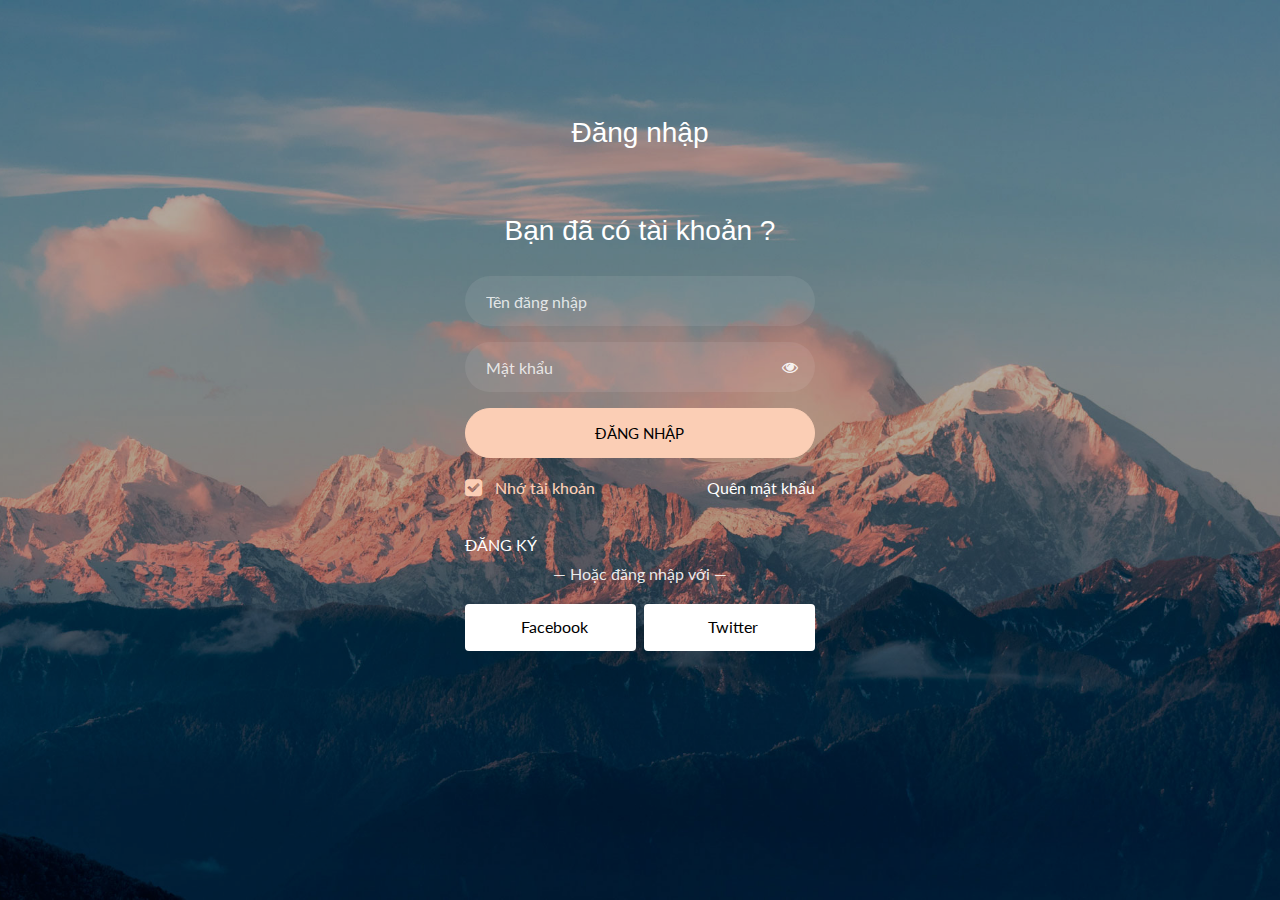
<file: index.html>
<!doctype html>
<html lang="en">
  <head>
  	<title>Đăng nhập</title>
    <meta charset="utf-8">
    <meta name="viewport" content="width=device-width, initial-scale=1, shrink-to-fit=no">

	<link href="https://fonts.googleapis.com/css?family=Lato:300,400,700&display=swap" rel="stylesheet">

	<link rel="stylesheet" href="https://stackpath.bootstrapcdn.com/font-awesome/4.7.0/css/font-awesome.min.css">
	
	<link rel="stylesheet" href="css/style.css">

	</head>
	<body class="img js-fullheight" style="background-image: url(images/bg.jpg);">
	<section class="ftco-section">
		<div class="container">
			<div class="row justify-content-center">
				<div class="col-md-6 text-center mb-5">
					<h2 class="heading-section">Đăng nhập</h2>
				</div>
			</div>
			<div class="row justify-content-center">
				<div class="col-md-6 col-lg-4">
					<div class="login-wrap p-0">
		      	<h3 class="mb-4 text-center">Bạn đã có tài khoản ?</h3>
		      	<form action="#" class="signin-form">
		      		<div class="form-group">
		      			<input type="text" class="form-control" placeholder="Tên đăng nhập" required>
		      		</div>
	            <div class="form-group">
	              <input id="password-field" type="password" class="form-control" placeholder="Mật khẩu" required>
	              <span toggle="#password-field" class="fa fa-fw fa-eye field-icon toggle-password"></span>
	            </div>
	            <div class="form-group">
	            	<button type="submit" class="form-control btn btn-primary submit px-3">Đăng nhập</button>
	            </div>
	            <div class="form-group d-md-flex">
	            	<div class="w-50">
		            	<label class="checkbox-wrap checkbox-primary">Nhớ tài khoản
									  <input type="checkbox" checked>
									  <span class="checkmark"></span>
									</label>
								</div>
								<div class="w-50 text-md-right">
									<a href="#" style="color: #fff">Quên mật khẩu</a>
								</div>
	            </div>
				<div>
					<a href="indexsignup.html" class="login-link" style="color: #fff;">ĐĂNG KÝ</a>
				</div>
	          </form>
	          <p class="w-100 text-center">&mdash; Hoặc đăng nhập với &mdash;</p>
	          <div class="social d-flex text-center">
	          	<a href="#" class="px-2 py-2 mr-md-1 rounded"><span class="ion-logo-facebook mr-2"></span> Facebook</a>
	          	<a href="#" class="px-2 py-2 ml-md-1 rounded"><span class="ion-logo-twitter mr-2"></span> Twitter</a>
	          </div>
		      </div>
				</div>
			</div>
		</div>
	</section>

	<script src="js/jquery.min.js"></script>
  <script src="js/popper.js"></script>
  <script src="js/bootstrap.min.js"></script>
  <script src="js/main.js"></script>

	</body>
</html>
</file>
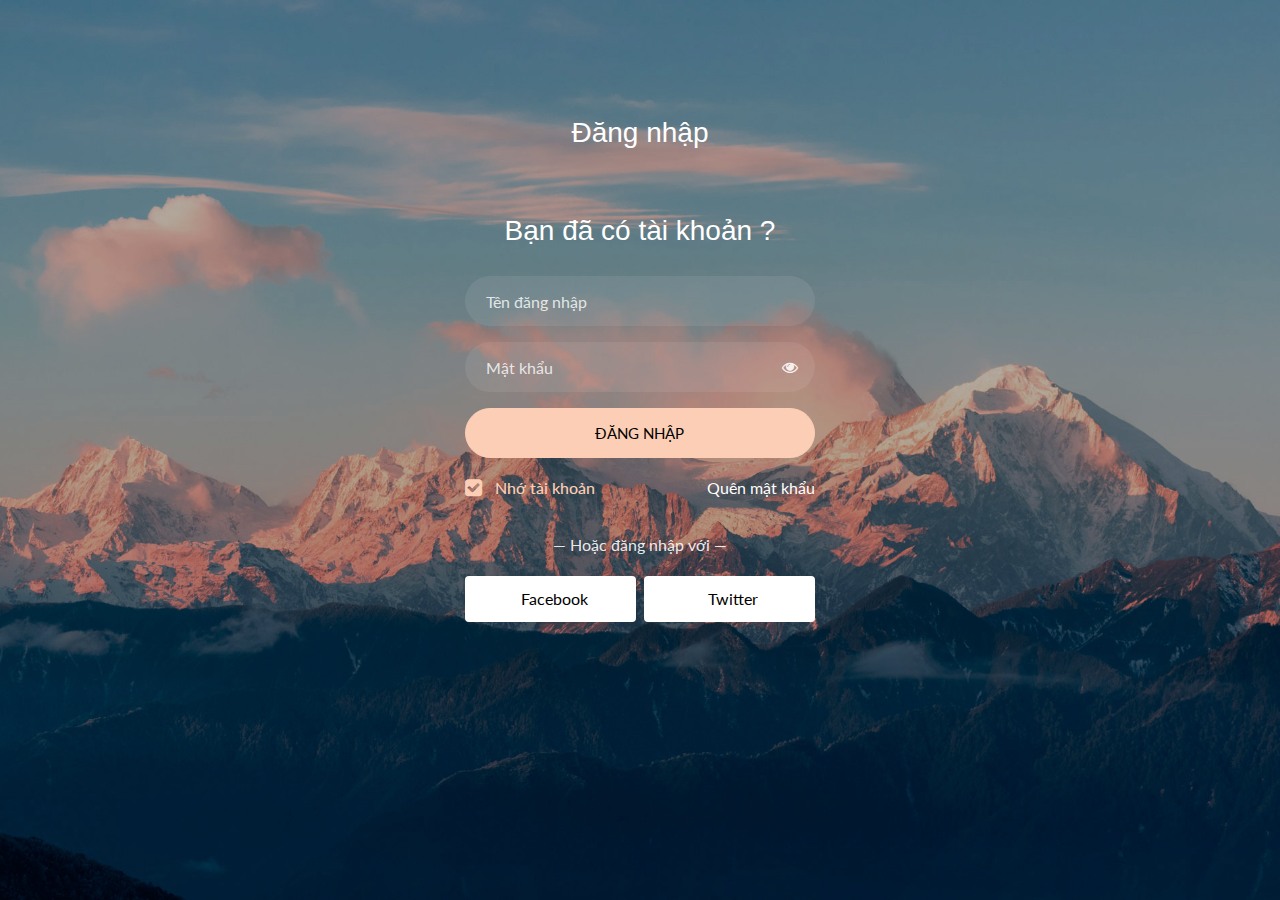
<file: MYGRAND/MYGRAND/LOGIN/index.html>
<!doctype html>
<html lang="en">
  <head>
  	<title>Đăng nhập</title>
    <meta charset="utf-8">
    <meta name="viewport" content="width=device-width, initial-scale=1, shrink-to-fit=no">

	<link href="https://fonts.googleapis.com/css?family=Lato:300,400,700&display=swap" rel="stylesheet">

	<link rel="stylesheet" href="https://stackpath.bootstrapcdn.com/font-awesome/4.7.0/css/font-awesome.min.css">
	
	<link rel="stylesheet" href="css/style.css">

	</head>
	<body class="img js-fullheight" style="background-image: url(images/bg.jpg);">
	<section class="ftco-section">
		<div class="container">
			<div class="row justify-content-center">
				<div class="col-md-6 text-center mb-5">
					<h2 class="heading-section">Đăng nhập</h2>
				</div>
			</div>
			<div class="row justify-content-center">
				<div class="col-md-6 col-lg-4">
					<div class="login-wrap p-0">
		      	<h3 class="mb-4 text-center">Bạn đã có tài khoản ?</h3>
		      	<form action="#" class="signin-form">
		      		<div class="form-group">
		      			<input type="text" class="form-control" placeholder="Tên đăng nhập" required>
		      		</div>
	            <div class="form-group">
	              <input id="password-field" type="password" class="form-control" placeholder="Mật khẩu" required>
	              <span toggle="#password-field" class="fa fa-fw fa-eye field-icon toggle-password"></span>
	            </div>
	            <div class="form-group">
	            	<button type="submit" class="form-control btn btn-primary submit px-3">Đăng nhập</button>
	            </div>
	            <div class="form-group d-md-flex">
	            	<div class="w-50">
		            	<label class="checkbox-wrap checkbox-primary">Nhớ tài khoản
									  <input type="checkbox" checked>
									  <span class="checkmark"></span>
									</label>
								</div>
								<div class="w-50 text-md-right">
									<a href="#" style="color: #fff">Quên mật khẩu</a>
								</div>
	            </div>
	          </form>
	          <p class="w-100 text-center">&mdash; Hoặc đăng nhập với &mdash;</p>
	          <div class="social d-flex text-center">
	          	<a href="#" class="px-2 py-2 mr-md-1 rounded"><span class="ion-logo-facebook mr-2"></span> Facebook</a>
	          	<a href="#" class="px-2 py-2 ml-md-1 rounded"><span class="ion-logo-twitter mr-2"></span> Twitter</a>
	          </div>
		      </div>
				</div>
			</div>
		</div>
	</section>

	<script src="js/jquery.min.js"></script>
  <script src="js/popper.js"></script>
  <script src="js/bootstrap.min.js"></script>
  <script src="js/main.js"></script>

	</body>
</html>
</file>
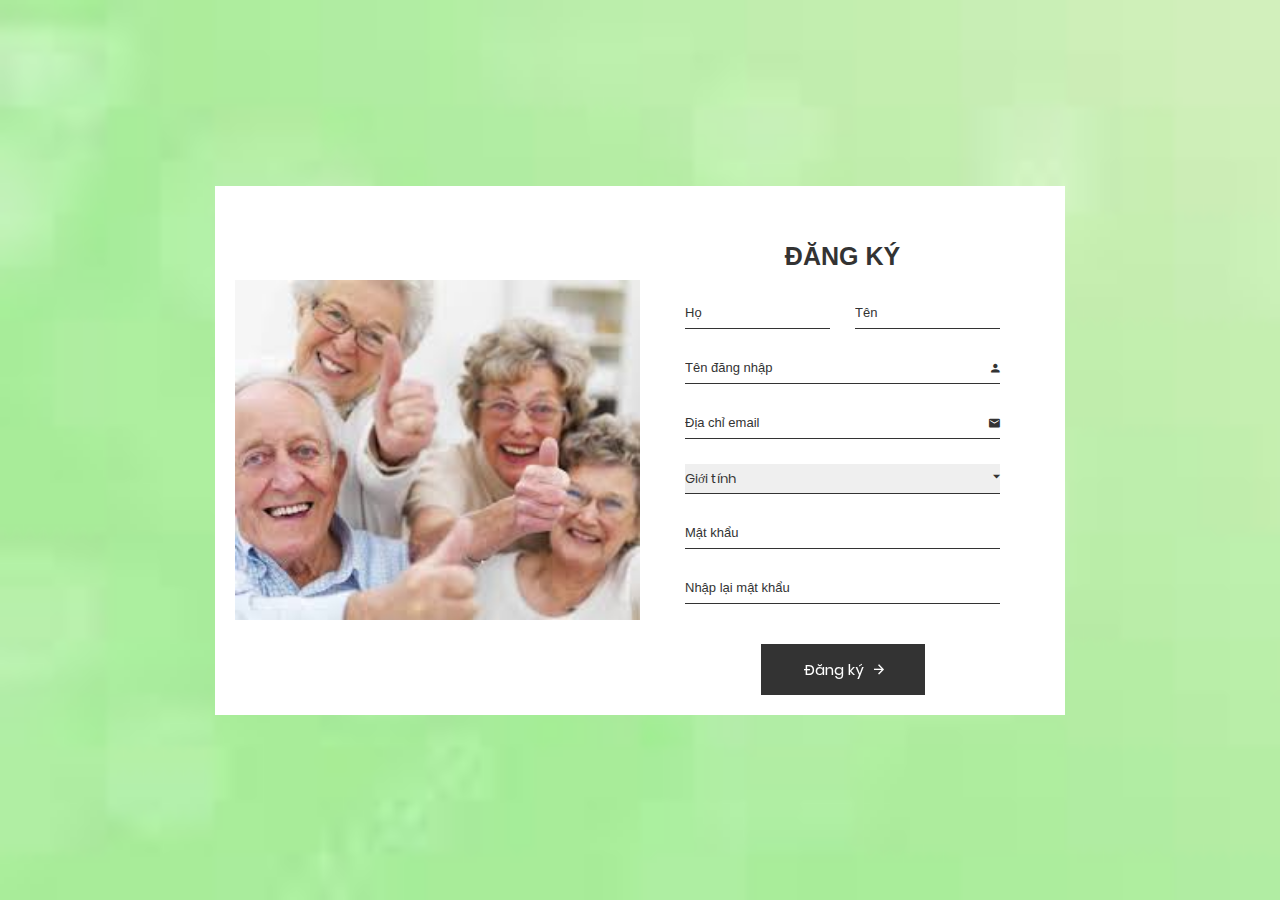
<file: indexsignup.html>
<!DOCTYPE html>
<html>
	<head>
		<meta charset="utf-8">
		<title>Đăng ký</title>
		<meta name="viewport" content="width=device-width, initial-scale=1.0">
		
		<!-- MATERIAL DESIGN ICONIC FONT -->
		<link rel="stylesheet" href="fonts/material-design-iconic-font/css/material-design-iconic-font.min.css">

		<!-- STYLE CSS -->
		<link rel="stylesheet" href="csssignup/style.css">
	</head>

	<body>

		<div class="wrapper" style="background-image: url('imagessignup/pic\ 6.jfif')">
			<div class="inner">
				<div class="image-holder">
					<img src="imagessignup/pic 1.jfif" alt="" id="grand">
				</div>
				<form action="">
					<h3>Đăng ký</h3>
					<div class="form-group">
						<input type="text" placeholder="Họ" class="form-control">
						<input type="text" placeholder="Tên" class="form-control">
					</div>
					<div class="form-wrapper">
						<input type="text" placeholder="Tên đăng nhập" class="form-control">
						<i class="zmdi zmdi-account"></i>
					</div>
					<div class="form-wrapper">
						<input type="text" placeholder="Địa chỉ email" class="form-control">
						<i class="zmdi zmdi-email"></i>
					</div>
					<div class="form-wrapper">
						<select name="" id="" class="form-control">
							<option value="" disabled selected>Giới tính</option>
							<option value="male">Nam</option>
							<option value="femal">Nữ</option>
							<option value="other">Khác</option>
						</select>
						<i class="zmdi zmdi-caret-down" style="font-size: 17px"></i>
					</div>
					<div class="form-wrapper">
						<input type="password" placeholder="Mật khẩu" class="form-control">
						
					</div>
					<div class="form-wrapper">
						<input type="password" placeholder="Nhập lại mật khẩu" class="form-control">
						
					</div>
					<button>Đăng ký
						<i class="zmdi zmdi-arrow-right"></i>
					</button>
				</form>
			</div>
		</div>
		
	</body><!-- This templates was made by Colorlib (https://colorlib.com) -->
</html>
</file>
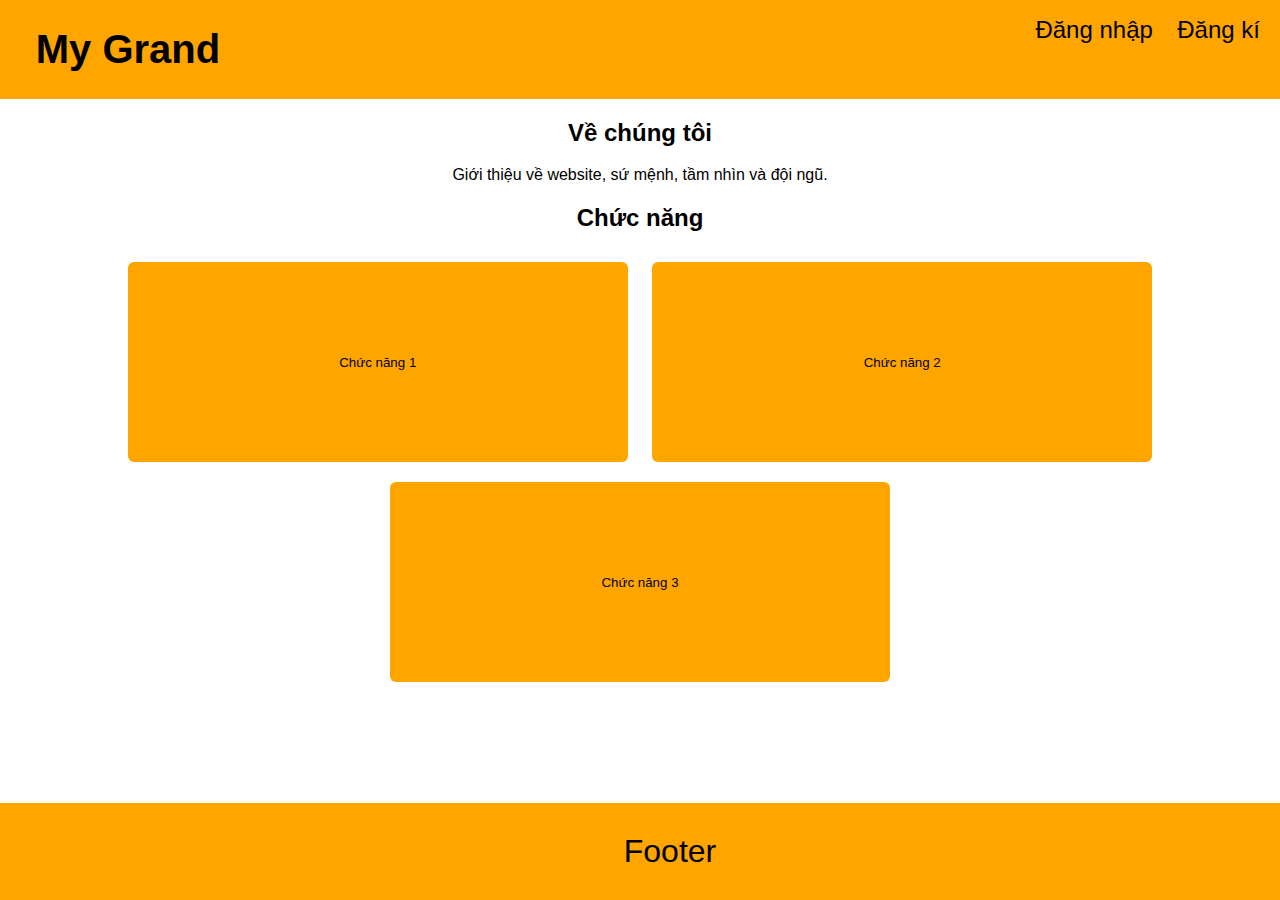
<file: mygrand.html>
<!DOCTYPE html>
<html lang="vi">
<head>
  <meta charset="UTF-8">
  <meta name="viewport" content="width=device-width, initial-scale=1.0">
  <title>My Grand</title>
  <link rel="stylesheet" href="mygrand.css">
</head>
<body>
  <header>
    
      <div class="logo">
        <h1>My Grand</h1>
      </div>
      <div class="logsign">
        <nav>
          <ul>
            <li><a href="index.html">Đăng nhập</a></li>
            <li><a href="indexsignup.html">Đăng kí</a></li>
          </ul>
        </nav>
      </div>  
    
      
        
      
  </header>

  

  <section class="about">
    <h2>Về chúng tôi</h2>
    <p>Giới thiệu về website, sứ mệnh, tầm nhìn và đội ngũ.</p>
  </section>

  <section class="features">
    <h2>Chức năng</h2>
    <div class="container">
      
      <button class="feature1">Chức năng 1</button>
      <button class="feature2">Chức năng 2</button>
      <button class="feature3">Chức năng 3</button>
    </div>
      
  </section>

  

  <section>
    <div class="footer">
      Footer
    </div>
    
  </section>
</body>
</html>
</file>
<file: csssignup/style.css>
@font-face {
  font-family: "Poppins-Regular";
  src: url("../fonts/poppins/Poppins-Regular.ttf"); }
@font-face {
  font-family: "Poppins-SemiBold";
  src: url("../fonts/poppins/Poppins-SemiBold.ttf"); }
* {
  -webkit-box-sizing: border-box;
  -moz-box-sizing: border-box;
  box-sizing: border-box; }

body {
  font-family: "Poppins-Regular";
  color: #333;
  font-size: 13px;
  margin: 0; }

input, textarea, select, button {
  font-family: "Poppins-Regular";
  color: #333;
  font-size: 13px; }

p, h1, h2, h3, h4, h5, h6, ul {
  margin: 0; }

img {
  max-width: 100%; }

ul {
  padding-left: 0;
  margin-bottom: 0; }

a:hover {
  text-decoration: none; }

:focus {
  outline: none; }

.wrapper {
  min-height: 100vh;
  background-size: cover;
  background-repeat: no-repeat;
  display: flex;
  }

.inner {
  padding: 20px;
  background: #fff;
  max-width: 850px;
  margin: auto;
  display: flex; }
  .inner .image-holder {
    width: 50%;
    display: flex;
    align-items: center;
  }
  #grand{
    width: 100%;
    
  }
  .inner form {
    width: 50%;
    padding-top: 36px;
    padding-left: 45px;
    padding-right: 45px; }
  .inner h3 {
    text-transform: uppercase;
    font-size: 25px;
    font-family: Arial, Helvetica, sans-serif;
    text-align: center;
    margin-bottom: 28px; }

.form-group {
  display: flex; }
  .form-group input {
    width: 50%; }
    .form-group input:first-child {
      margin-right: 25px; }

.form-wrapper {
  position: relative; }
  .form-wrapper i {
    position: absolute;
    bottom: 9px;
    right: 0; }

.form-control {
  border: 1px solid #333;
  border-top: none;
  border-right: none;
  border-left: none;
  display: block;
  width: 100%;
  height: 30px;
  padding: 0;
  margin-bottom: 25px; }
  .form-control::-webkit-input-placeholder {
    font-size: 13px;
    color: #333;
    font-family: Arial, Helvetica, sans-serif; }
  .form-control::-moz-placeholder {
    font-size: 13px;
    color: #333;
    font-family: Arial, Helvetica, sans-serif; }
  .form-control:-ms-input-placeholder {
    font-size: 13px;
    color: #333;
    font-family: Arial, Helvetica, sans-serif; }
  .form-control:-moz-placeholder {
    font-size: 13px;
    color: #333;
    font-family: Arial, Helvetica, sans-serif; }

select {
  -moz-appearance: none;
  -webkit-appearance: none;
  cursor: pointer;
  padding-left: 20px; }
  select option[value=""][disabled] {
    display: none; }

button {
  border: none;
  width: 164px;
  height: 51px;
  margin: auto;
  margin-top: 40px;
  cursor: pointer;
  display: flex;
  align-items: center;
  justify-content: center;
  padding: 0;
  background: #333;
  font-size: 15px;
  color: #fff;
  vertical-align: middle;
  -webkit-transform: perspective(1px) translateZ(0);
  transform: perspective(1px) translateZ(0);
  -webkit-transition-duration: 0.3s;
  transition-duration: 0.3s; }
  button i {
    margin-left: 10px;
    -webkit-transform: translateZ(0);
    transform: translateZ(0); }
  button:hover i, button:focus i, button:active i {
    -webkit-animation-name: hvr-icon-wobble-horizontal;
    animation-name: hvr-icon-wobble-horizontal;
    -webkit-animation-duration: 1s;
    animation-duration: 1s;
    -webkit-animation-timing-function: ease-in-out;
    animation-timing-function: ease-in-out;
    -webkit-animation-iteration-count: 1;
    animation-iteration-count: 1; }

@-webkit-keyframes hvr-icon-wobble-horizontal {
  16.65% {
    -webkit-transform: translateX(6px);
    transform: translateX(6px); }
  33.3% {
    -webkit-transform: translateX(-5px);
    transform: translateX(-5px); }
  49.95% {
    -webkit-transform: translateX(4px);
    transform: translateX(4px); }
  66.6% {
    -webkit-transform: translateX(-2px);
    transform: translateX(-2px); }
  83.25% {
    -webkit-transform: translateX(1px);
    transform: translateX(1px); }
  100% {
    -webkit-transform: translateX(0);
    transform: translateX(0); } }
@keyframes hvr-icon-wobble-horizontal {
  16.65% {
    -webkit-transform: translateX(6px);
    transform: translateX(6px); }
  33.3% {
    -webkit-transform: translateX(-5px);
    transform: translateX(-5px); }
  49.95% {
    -webkit-transform: translateX(4px);
    transform: translateX(4px); }
  66.6% {
    -webkit-transform: translateX(-2px);
    transform: translateX(-2px); }
  83.25% {
    -webkit-transform: translateX(1px);
    transform: translateX(1px); }
  100% {
    -webkit-transform: translateX(0);
    transform: translateX(0); } }
@media (max-width: 1199px) {
  .wrapper {
    background-position: right center; } }
@media (max-width: 991px) {
  .inner form {
    padding-top: 10px;
    padding-left: 30px;
    padding-right: 30px; } }
@media (max-width: 767px) {
  .inner {
    display: block; }
    .inner .image-holder {
      width: 100%; }
    .inner form {
      width: 100%;
      padding: 40px 0 30px; }

  button {
    margin-top: 60px; } }

/*# sourceMappingURL=style.css.map */
</file>
<file: mygrand.css>
body {
    font-family: sans-serif;
    margin: 0;
    padding: 0;
    text-align: center;
  }
  
header {
    background-color: orange;
    padding: 0;
    height: fit-content;
    position: sticky;
    display: flex;
  }
  
header h1 {
   font-size: clamp(1rem, 5vw, 2.5rem); 
  
  }

nav ul li {
    list-style: none;
    display: inline;
    margin-right: 20px;
    
  }
  
  
nav {
    flex: 1;
    text-align: right;
    position: relative;
  }
nav a {
  text-decoration: none;
  color: black;
  font-size: clamp(0.7rem, 2vw, 1.5rem);
  transition: 0.5s;
}
nav a:hover{
  color: green
}


.logo{
  flex: 2
}
.logsign{
  flex: 8
}

  button {
    
    border: none;
    margin: 10px;
    padding: 10px 25px;
    color: black;
    background-color: orange;
    text-align: center;
    cursor: pointer;
    border-radius: 6px;
    transition: 0.5s;
    height: 200px;
    width: 500px;
  }
button:hover {
    background-color: orangered;
    color: black;
  }
.container{
  margin: 20px;

}

  .footer {
    display: flex;
    position: fixed;
    left: 0;
    bottom: 0;
    width: 100%;
    background-color: orange;
    color: black;
    justify-content: center;
    height: fit-content;
    padding: 30px;
    font-size: clamp(1rem, 5vw, 2rem); 
  }

@media only screen and (max-width:480px){
  button {
    
    border: none;
    margin: 10px;
    padding: 10px 25px;
    color: black;
    background-color: orange;
    text-align: center;
    cursor: pointer;
    border-radius: 6px;
    transition: 0.5s;
    height: 100px;
    width: 250px;
  }
  .container{
    margin: 20px;
    display: flex;
    flex-direction: column;
    align-items: center;
}
 .logo{
  flex: 4;
  text-align: left;
  padding: 10px;
 }
 .logsign{
  flex: 6;
  
 }
}
</file>
<file: fonts/material-design-iconic-font/css/material-design-iconic-font.min.css>
@font-face{font-family:Material-Design-Iconic-Font;src:url(../fonts/Material-Design-Iconic-Font.woff2?v=2.2.0) format('woff2'),url(../fonts/Material-Design-Iconic-Font.woff?v=2.2.0) format('woff'),url(../fonts/Material-Design-Iconic-Font.ttf?v=2.2.0) format('truetype')}.zmdi{display:inline-block;font:normal normal normal 14px/1 'Material-Design-Iconic-Font';font-size:inherit;text-rendering:auto;-webkit-font-smoothing:antialiased;-moz-osx-font-smoothing:grayscale}.zmdi-hc-lg{font-size:1.33333333em;line-height:.75em;vertical-align:-15%}.zmdi-hc-2x{font-size:2em}.zmdi-hc-3x{font-size:3em}.zmdi-hc-4x{font-size:4em}.zmdi-hc-5x{font-size:5em}.zmdi-hc-fw{width:1.28571429em;text-align:center}.zmdi-hc-ul{padding-left:0;margin-left:2.14285714em;list-style-type:none}.zmdi-hc-ul>li{position:relative}.zmdi-hc-li{position:absolute;left:-2.14285714em;width:2.14285714em;top:.14285714em;text-align:center}.zmdi-hc-li.zmdi-hc-lg{left:-1.85714286em}.zmdi-hc-border{padding:.1em .25em;border:solid .1em #9e9e9e;border-radius:2px}.zmdi-hc-border-circle{padding:.1em .25em;border:solid .1em #9e9e9e;border-radius:50%}.zmdi.pull-left{float:left;margin-right:.15em}.zmdi.pull-right{float:right;margin-left:.15em}.zmdi-hc-spin{-webkit-animation:zmdi-spin 1.5s infinite linear;animation:zmdi-spin 1.5s infinite linear}.zmdi-hc-spin-reverse{-webkit-animation:zmdi-spin-reverse 1.5s infinite linear;animation:zmdi-spin-reverse 1.5s infinite linear}@-webkit-keyframes zmdi-spin{0%{-webkit-transform:rotate(0deg);transform:rotate(0deg)}100%{-webkit-transform:rotate(359deg);transform:rotate(359deg)}}@keyframes zmdi-spin{0%{-webkit-transform:rotate(0deg);transform:rotate(0deg)}100%{-webkit-transform:rotate(359deg);transform:rotate(359deg)}}@-webkit-keyframes zmdi-spin-reverse{0%{-webkit-transform:rotate(0deg);transform:rotate(0deg)}100%{-webkit-transform:rotate(-359deg);transform:rotate(-359deg)}}@keyframes zmdi-spin-reverse{0%{-webkit-transform:rotate(0deg);transform:rotate(0deg)}100%{-webkit-transform:rotate(-359deg);transform:rotate(-359deg)}}.zmdi-hc-rotate-90{-webkit-transform:rotate(90deg);-ms-transform:rotate(90deg);transform:rotate(90deg)}.zmdi-hc-rotate-180{-webkit-transform:rotate(180deg);-ms-transform:rotate(180deg);transform:rotate(180deg)}.zmdi-hc-rotate-270{-webkit-transform:rotate(270deg);-ms-transform:rotate(270deg);transform:rotate(270deg)}.zmdi-hc-flip-horizontal{-webkit-transform:scale(-1,1);-ms-transform:scale(-1,1);transform:scale(-1,1)}.zmdi-hc-flip-vertical{-webkit-transform:scale(1,-1);-ms-transform:scale(1,-1);transform:scale(1,-1)}.zmdi-hc-stack{position:relative;display:inline-block;width:2em;height:2em;line-height:2em;vertical-align:middle}.zmdi-hc-stack-1x,.zmdi-hc-stack-2x{position:absolute;left:0;width:100%;text-align:center}.zmdi-hc-stack-1x{line-height:inherit}.zmdi-hc-stack-2x{font-size:2em}.zmdi-hc-inverse{color:#fff}.zmdi-3d-rotation:before{content:'\f101'}.zmdi-airplane-off:before{content:'\f102'}.zmdi-airplane:before{content:'\f103'}.zmdi-album:before{content:'\f104'}.zmdi-archive:before{content:'\f105'}.zmdi-assignment-account:before{content:'\f106'}.zmdi-assignment-alert:before{content:'\f107'}.zmdi-assignment-check:before{content:'\f108'}.zmdi-assignment-o:before{content:'\f109'}.zmdi-assignment-return:before{content:'\f10a'}.zmdi-assignment-returned:before{content:'\f10b'}.zmdi-assignment:before{content:'\f10c'}.zmdi-attachment-alt:before{content:'\f10d'}.zmdi-attachment:before{content:'\f10e'}.zmdi-audio:before{content:'\f10f'}.zmdi-badge-check:before{content:'\f110'}.zmdi-balance-wallet:before{content:'\f111'}.zmdi-balance:before{content:'\f112'}.zmdi-battery-alert:before{content:'\f113'}.zmdi-battery-flash:before{content:'\f114'}.zmdi-battery-unknown:before{content:'\f115'}.zmdi-battery:before{content:'\f116'}.zmdi-bike:before{content:'\f117'}.zmdi-block-alt:before{content:'\f118'}.zmdi-block:before{content:'\f119'}.zmdi-boat:before{content:'\f11a'}.zmdi-book-image:before{content:'\f11b'}.zmdi-book:before{content:'\f11c'}.zmdi-bookmark-outline:before{content:'\f11d'}.zmdi-bookmark:before{content:'\f11e'}.zmdi-brush:before{content:'\f11f'}.zmdi-bug:before{content:'\f120'}.zmdi-bus:before{content:'\f121'}.zmdi-cake:before{content:'\f122'}.zmdi-car-taxi:before{content:'\f123'}.zmdi-car-wash:before{content:'\f124'}.zmdi-car:before{content:'\f125'}.zmdi-card-giftcard:before{content:'\f126'}.zmdi-card-membership:before{content:'\f127'}.zmdi-card-travel:before{content:'\f128'}.zmdi-card:before{content:'\f129'}.zmdi-case-check:before{content:'\f12a'}.zmdi-case-download:before{content:'\f12b'}.zmdi-case-play:before{content:'\f12c'}.zmdi-case:before{content:'\f12d'}.zmdi-cast-connected:before{content:'\f12e'}.zmdi-cast:before{content:'\f12f'}.zmdi-chart-donut:before{content:'\f130'}.zmdi-chart:before{content:'\f131'}.zmdi-city-alt:before{content:'\f132'}.zmdi-city:before{content:'\f133'}.zmdi-close-circle-o:before{content:'\f134'}.zmdi-close-circle:before{content:'\f135'}.zmdi-close:before{content:'\f136'}.zmdi-cocktail:before{content:'\f137'}.zmdi-code-setting:before{content:'\f138'}.zmdi-code-smartphone:before{content:'\f139'}.zmdi-code:before{content:'\f13a'}.zmdi-coffee:before{content:'\f13b'}.zmdi-collection-bookmark:before{content:'\f13c'}.zmdi-collection-case-play:before{content:'\f13d'}.zmdi-collection-folder-image:before{content:'\f13e'}.zmdi-collection-image-o:before{content:'\f13f'}.zmdi-collection-image:before{content:'\f140'}.zmdi-collection-item-1:before{content:'\f141'}.zmdi-collection-item-2:before{content:'\f142'}.zmdi-collection-item-3:before{content:'\f143'}.zmdi-collection-item-4:before{content:'\f144'}.zmdi-collection-item-5:before{content:'\f145'}.zmdi-collection-item-6:before{content:'\f146'}.zmdi-collection-item-7:before{content:'\f147'}.zmdi-collection-item-8:before{content:'\f148'}.zmdi-collection-item-9-plus:before{content:'\f149'}.zmdi-collection-item-9:before{content:'\f14a'}.zmdi-collection-item:before{content:'\f14b'}.zmdi-collection-music:before{content:'\f14c'}.zmdi-collection-pdf:before{content:'\f14d'}.zmdi-collection-plus:before{content:'\f14e'}.zmdi-collection-speaker:before{content:'\f14f'}.zmdi-collection-text:before{content:'\f150'}.zmdi-collection-video:before{content:'\f151'}.zmdi-compass:before{content:'\f152'}.zmdi-cutlery:before{content:'\f153'}.zmdi-delete:before{content:'\f154'}.zmdi-dialpad:before{content:'\f155'}.zmdi-dns:before{content:'\f156'}.zmdi-drink:before{content:'\f157'}.zmdi-edit:before{content:'\f158'}.zmdi-email-open:before{content:'\f159'}.zmdi-email:before{content:'\f15a'}.zmdi-eye-off:before{content:'\f15b'}.zmdi-eye:before{content:'\f15c'}.zmdi-eyedropper:before{content:'\f15d'}.zmdi-favorite-outline:before{content:'\f15e'}.zmdi-favorite:before{content:'\f15f'}.zmdi-filter-list:before{content:'\f160'}.zmdi-fire:before{content:'\f161'}.zmdi-flag:before{content:'\f162'}.zmdi-flare:before{content:'\f163'}.zmdi-flash-auto:before{content:'\f164'}.zmdi-flash-off:before{content:'\f165'}.zmdi-flash:before{content:'\f166'}.zmdi-flip:before{content:'\f167'}.zmdi-flower-alt:before{content:'\f168'}.zmdi-flower:before{content:'\f169'}.zmdi-font:before{content:'\f16a'}.zmdi-fullscreen-alt:before{content:'\f16b'}.zmdi-fullscreen-exit:before{content:'\f16c'}.zmdi-fullscreen:before{content:'\f16d'}.zmdi-functions:before{content:'\f16e'}.zmdi-gas-station:before{content:'\f16f'}.zmdi-gesture:before{content:'\f170'}.zmdi-globe-alt:before{content:'\f171'}.zmdi-globe-lock:before{content:'\f172'}.zmdi-globe:before{content:'\f173'}.zmdi-graduation-cap:before{content:'\f174'}.zmdi-home:before{content:'\f175'}.zmdi-hospital-alt:before{content:'\f176'}.zmdi-hospital:before{content:'\f177'}.zmdi-hotel:before{content:'\f178'}.zmdi-hourglass-alt:before{content:'\f179'}.zmdi-hourglass-outline:before{content:'\f17a'}.zmdi-hourglass:before{content:'\f17b'}.zmdi-http:before{content:'\f17c'}.zmdi-image-alt:before{content:'\f17d'}.zmdi-image-o:before{content:'\f17e'}.zmdi-image:before{content:'\f17f'}.zmdi-inbox:before{content:'\f180'}.zmdi-invert-colors-off:before{content:'\f181'}.zmdi-invert-colors:before{content:'\f182'}.zmdi-key:before{content:'\f183'}.zmdi-label-alt-outline:before{content:'\f184'}.zmdi-label-alt:before{content:'\f185'}.zmdi-label-heart:before{content:'\f186'}.zmdi-label:before{content:'\f187'}.zmdi-labels:before{content:'\f188'}.zmdi-lamp:before{content:'\f189'}.zmdi-landscape:before{content:'\f18a'}.zmdi-layers-off:before{content:'\f18b'}.zmdi-layers:before{content:'\f18c'}.zmdi-library:before{content:'\f18d'}.zmdi-link:before{content:'\f18e'}.zmdi-lock-open:before{content:'\f18f'}.zmdi-lock-outline:before{content:'\f190'}.zmdi-lock:before{content:'\f191'}.zmdi-mail-reply-all:before{content:'\f192'}.zmdi-mail-reply:before{content:'\f193'}.zmdi-mail-send:before{content:'\f194'}.zmdi-mall:before{content:'\f195'}.zmdi-map:before{content:'\f196'}.zmdi-menu:before{content:'\f197'}.zmdi-money-box:before{content:'\f198'}.zmdi-money-off:before{content:'\f199'}.zmdi-money:before{content:'\f19a'}.zmdi-more-vert:before{content:'\f19b'}.zmdi-more:before{content:'\f19c'}.zmdi-movie-alt:before{content:'\f19d'}.zmdi-movie:before{content:'\f19e'}.zmdi-nature-people:before{content:'\f19f'}.zmdi-nature:before{content:'\f1a0'}.zmdi-navigation:before{content:'\f1a1'}.zmdi-open-in-browser:before{content:'\f1a2'}.zmdi-open-in-new:before{content:'\f1a3'}.zmdi-palette:before{content:'\f1a4'}.zmdi-parking:before{content:'\f1a5'}.zmdi-pin-account:before{content:'\f1a6'}.zmdi-pin-assistant:before{content:'\f1a7'}.zmdi-pin-drop:before{content:'\f1a8'}.zmdi-pin-help:before{content:'\f1a9'}.zmdi-pin-off:before{content:'\f1aa'}.zmdi-pin:before{content:'\f1ab'}.zmdi-pizza:before{content:'\f1ac'}.zmdi-plaster:before{content:'\f1ad'}.zmdi-power-setting:before{content:'\f1ae'}.zmdi-power:before{content:'\f1af'}.zmdi-print:before{content:'\f1b0'}.zmdi-puzzle-piece:before{content:'\f1b1'}.zmdi-quote:before{content:'\f1b2'}.zmdi-railway:before{content:'\f1b3'}.zmdi-receipt:before{content:'\f1b4'}.zmdi-refresh-alt:before{content:'\f1b5'}.zmdi-refresh-sync-alert:before{content:'\f1b6'}.zmdi-refresh-sync-off:before{content:'\f1b7'}.zmdi-refresh-sync:before{content:'\f1b8'}.zmdi-refresh:before{content:'\f1b9'}.zmdi-roller:before{content:'\f1ba'}.zmdi-ruler:before{content:'\f1bb'}.zmdi-scissors:before{content:'\f1bc'}.zmdi-screen-rotation-lock:before{content:'\f1bd'}.zmdi-screen-rotation:before{content:'\f1be'}.zmdi-search-for:before{content:'\f1bf'}.zmdi-search-in-file:before{content:'\f1c0'}.zmdi-search-in-page:before{content:'\f1c1'}.zmdi-search-replace:before{content:'\f1c2'}.zmdi-search:before{content:'\f1c3'}.zmdi-seat:before{content:'\f1c4'}.zmdi-settings-square:before{content:'\f1c5'}.zmdi-settings:before{content:'\f1c6'}.zmdi-shield-check:before{content:'\f1c7'}.zmdi-shield-security:before{content:'\f1c8'}.zmdi-shopping-basket:before{content:'\f1c9'}.zmdi-shopping-cart-plus:before{content:'\f1ca'}.zmdi-shopping-cart:before{content:'\f1cb'}.zmdi-sign-in:before{content:'\f1cc'}.zmdi-sort-amount-asc:before{content:'\f1cd'}.zmdi-sort-amount-desc:before{content:'\f1ce'}.zmdi-sort-asc:before{content:'\f1cf'}.zmdi-sort-desc:before{content:'\f1d0'}.zmdi-spellcheck:before{content:'\f1d1'}.zmdi-storage:before{content:'\f1d2'}.zmdi-store-24:before{content:'\f1d3'}.zmdi-store:before{content:'\f1d4'}.zmdi-subway:before{content:'\f1d5'}.zmdi-sun:before{content:'\f1d6'}.zmdi-tab-unselected:before{content:'\f1d7'}.zmdi-tab:before{content:'\f1d8'}.zmdi-tag-close:before{content:'\f1d9'}.zmdi-tag-more:before{content:'\f1da'}.zmdi-tag:before{content:'\f1db'}.zmdi-thumb-down:before{content:'\f1dc'}.zmdi-thumb-up-down:before{content:'\f1dd'}.zmdi-thumb-up:before{content:'\f1de'}.zmdi-ticket-star:before{content:'\f1df'}.zmdi-toll:before{content:'\f1e0'}.zmdi-toys:before{content:'\f1e1'}.zmdi-traffic:before{content:'\f1e2'}.zmdi-translate:before{content:'\f1e3'}.zmdi-triangle-down:before{content:'\f1e4'}.zmdi-triangle-up:before{content:'\f1e5'}.zmdi-truck:before{content:'\f1e6'}.zmdi-turning-sign:before{content:'\f1e7'}.zmdi-wallpaper:before{content:'\f1e8'}.zmdi-washing-machine:before{content:'\f1e9'}.zmdi-window-maximize:before{content:'\f1ea'}.zmdi-window-minimize:before{content:'\f1eb'}.zmdi-window-restore:before{content:'\f1ec'}.zmdi-wrench:before{content:'\f1ed'}.zmdi-zoom-in:before{content:'\f1ee'}.zmdi-zoom-out:before{content:'\f1ef'}.zmdi-alert-circle-o:before{content:'\f1f0'}.zmdi-alert-circle:before{content:'\f1f1'}.zmdi-alert-octagon:before{content:'\f1f2'}.zmdi-alert-polygon:before{content:'\f1f3'}.zmdi-alert-triangle:before{content:'\f1f4'}.zmdi-help-outline:before{content:'\f1f5'}.zmdi-help:before{content:'\f1f6'}.zmdi-info-outline:before{content:'\f1f7'}.zmdi-info:before{content:'\f1f8'}.zmdi-notifications-active:before{content:'\f1f9'}.zmdi-notifications-add:before{content:'\f1fa'}.zmdi-notifications-none:before{content:'\f1fb'}.zmdi-notifications-off:before{content:'\f1fc'}.zmdi-notifications-paused:before{content:'\f1fd'}.zmdi-notifications:before{content:'\f1fe'}.zmdi-account-add:before{content:'\f1ff'}.zmdi-account-box-mail:before{content:'\f200'}.zmdi-account-box-o:before{content:'\f201'}.zmdi-account-box-phone:before{content:'\f202'}.zmdi-account-box:before{content:'\f203'}.zmdi-account-calendar:before{content:'\f204'}.zmdi-account-circle:before{content:'\f205'}.zmdi-account-o:before{content:'\f206'}.zmdi-account:before{content:'\f207'}.zmdi-accounts-add:before{content:'\f208'}.zmdi-accounts-alt:before{content:'\f209'}.zmdi-accounts-list-alt:before{content:'\f20a'}.zmdi-accounts-list:before{content:'\f20b'}.zmdi-accounts-outline:before{content:'\f20c'}.zmdi-accounts:before{content:'\f20d'}.zmdi-face:before{content:'\f20e'}.zmdi-female:before{content:'\f20f'}.zmdi-male-alt:before{content:'\f210'}.zmdi-male-female:before{content:'\f211'}.zmdi-male:before{content:'\f212'}.zmdi-mood-bad:before{content:'\f213'}.zmdi-mood:before{content:'\f214'}.zmdi-run:before{content:'\f215'}.zmdi-walk:before{content:'\f216'}.zmdi-cloud-box:before{content:'\f217'}.zmdi-cloud-circle:before{content:'\f218'}.zmdi-cloud-done:before{content:'\f219'}.zmdi-cloud-download:before{content:'\f21a'}.zmdi-cloud-off:before{content:'\f21b'}.zmdi-cloud-outline-alt:before{content:'\f21c'}.zmdi-cloud-outline:before{content:'\f21d'}.zmdi-cloud-upload:before{content:'\f21e'}.zmdi-cloud:before{content:'\f21f'}.zmdi-download:before{content:'\f220'}.zmdi-file-plus:before{content:'\f221'}.zmdi-file-text:before{content:'\f222'}.zmdi-file:before{content:'\f223'}.zmdi-folder-outline:before{content:'\f224'}.zmdi-folder-person:before{content:'\f225'}.zmdi-folder-star-alt:before{content:'\f226'}.zmdi-folder-star:before{content:'\f227'}.zmdi-folder:before{content:'\f228'}.zmdi-gif:before{content:'\f229'}.zmdi-upload:before{content:'\f22a'}.zmdi-border-all:before{content:'\f22b'}.zmdi-border-bottom:before{content:'\f22c'}.zmdi-border-clear:before{content:'\f22d'}.zmdi-border-color:before{content:'\f22e'}.zmdi-border-horizontal:before{content:'\f22f'}.zmdi-border-inner:before{content:'\f230'}.zmdi-border-left:before{content:'\f231'}.zmdi-border-outer:before{content:'\f232'}.zmdi-border-right:before{content:'\f233'}.zmdi-border-style:before{content:'\f234'}.zmdi-border-top:before{content:'\f235'}.zmdi-border-vertical:before{content:'\f236'}.zmdi-copy:before{content:'\f237'}.zmdi-crop:before{content:'\f238'}.zmdi-format-align-center:before{content:'\f239'}.zmdi-format-align-justify:before{content:'\f23a'}.zmdi-format-align-left:before{content:'\f23b'}.zmdi-format-align-right:before{content:'\f23c'}.zmdi-format-bold:before{content:'\f23d'}.zmdi-format-clear-all:before{content:'\f23e'}.zmdi-format-clear:before{content:'\f23f'}.zmdi-format-color-fill:before{content:'\f240'}.zmdi-format-color-reset:before{content:'\f241'}.zmdi-format-color-text:before{content:'\f242'}.zmdi-format-indent-decrease:before{content:'\f243'}.zmdi-format-indent-increase:before{content:'\f244'}.zmdi-format-italic:before{content:'\f245'}.zmdi-format-line-spacing:before{content:'\f246'}.zmdi-format-list-bulleted:before{content:'\f247'}.zmdi-format-list-numbered:before{content:'\f248'}.zmdi-format-ltr:before{content:'\f249'}.zmdi-format-rtl:before{content:'\f24a'}.zmdi-format-size:before{content:'\f24b'}.zmdi-format-strikethrough-s:before{content:'\f24c'}.zmdi-format-strikethrough:before{content:'\f24d'}.zmdi-format-subject:before{content:'\f24e'}.zmdi-format-underlined:before{content:'\f24f'}.zmdi-format-valign-bottom:before{content:'\f250'}.zmdi-format-valign-center:before{content:'\f251'}.zmdi-format-valign-top:before{content:'\f252'}.zmdi-redo:before{content:'\f253'}.zmdi-select-all:before{content:'\f254'}.zmdi-space-bar:before{content:'\f255'}.zmdi-text-format:before{content:'\f256'}.zmdi-transform:before{content:'\f257'}.zmdi-undo:before{content:'\f258'}.zmdi-wrap-text:before{content:'\f259'}.zmdi-comment-alert:before{content:'\f25a'}.zmdi-comment-alt-text:before{content:'\f25b'}.zmdi-comment-alt:before{content:'\f25c'}.zmdi-comment-edit:before{content:'\f25d'}.zmdi-comment-image:before{content:'\f25e'}.zmdi-comment-list:before{content:'\f25f'}.zmdi-comment-more:before{content:'\f260'}.zmdi-comment-outline:before{content:'\f261'}.zmdi-comment-text-alt:before{content:'\f262'}.zmdi-comment-text:before{content:'\f263'}.zmdi-comment-video:before{content:'\f264'}.zmdi-comment:before{content:'\f265'}.zmdi-comments:before{content:'\f266'}.zmdi-check-all:before{content:'\f267'}.zmdi-check-circle-u:before{content:'\f268'}.zmdi-check-circle:before{content:'\f269'}.zmdi-check-square:before{content:'\f26a'}.zmdi-check:before{content:'\f26b'}.zmdi-circle-o:before{content:'\f26c'}.zmdi-circle:before{content:'\f26d'}.zmdi-dot-circle-alt:before{content:'\f26e'}.zmdi-dot-circle:before{content:'\f26f'}.zmdi-minus-circle-outline:before{content:'\f270'}.zmdi-minus-circle:before{content:'\f271'}.zmdi-minus-square:before{content:'\f272'}.zmdi-minus:before{content:'\f273'}.zmdi-plus-circle-o-duplicate:before{content:'\f274'}.zmdi-plus-circle-o:before{content:'\f275'}.zmdi-plus-circle:before{content:'\f276'}.zmdi-plus-square:before{content:'\f277'}.zmdi-plus:before{content:'\f278'}.zmdi-square-o:before{content:'\f279'}.zmdi-star-circle:before{content:'\f27a'}.zmdi-star-half:before{content:'\f27b'}.zmdi-star-outline:before{content:'\f27c'}.zmdi-star:before{content:'\f27d'}.zmdi-bluetooth-connected:before{content:'\f27e'}.zmdi-bluetooth-off:before{content:'\f27f'}.zmdi-bluetooth-search:before{content:'\f280'}.zmdi-bluetooth-setting:before{content:'\f281'}.zmdi-bluetooth:before{content:'\f282'}.zmdi-camera-add:before{content:'\f283'}.zmdi-camera-alt:before{content:'\f284'}.zmdi-camera-bw:before{content:'\f285'}.zmdi-camera-front:before{content:'\f286'}.zmdi-camera-mic:before{content:'\f287'}.zmdi-camera-party-mode:before{content:'\f288'}.zmdi-camera-rear:before{content:'\f289'}.zmdi-camera-roll:before{content:'\f28a'}.zmdi-camera-switch:before{content:'\f28b'}.zmdi-camera:before{content:'\f28c'}.zmdi-card-alert:before{content:'\f28d'}.zmdi-card-off:before{content:'\f28e'}.zmdi-card-sd:before{content:'\f28f'}.zmdi-card-sim:before{content:'\f290'}.zmdi-desktop-mac:before{content:'\f291'}.zmdi-desktop-windows:before{content:'\f292'}.zmdi-device-hub:before{content:'\f293'}.zmdi-devices-off:before{content:'\f294'}.zmdi-devices:before{content:'\f295'}.zmdi-dock:before{content:'\f296'}.zmdi-floppy:before{content:'\f297'}.zmdi-gamepad:before{content:'\f298'}.zmdi-gps-dot:before{content:'\f299'}.zmdi-gps-off:before{content:'\f29a'}.zmdi-gps:before{content:'\f29b'}.zmdi-headset-mic:before{content:'\f29c'}.zmdi-headset:before{content:'\f29d'}.zmdi-input-antenna:before{content:'\f29e'}.zmdi-input-composite:before{content:'\f29f'}.zmdi-input-hdmi:before{content:'\f2a0'}.zmdi-input-power:before{content:'\f2a1'}.zmdi-input-svideo:before{content:'\f2a2'}.zmdi-keyboard-hide:before{content:'\f2a3'}.zmdi-keyboard:before{content:'\f2a4'}.zmdi-laptop-chromebook:before{content:'\f2a5'}.zmdi-laptop-mac:before{content:'\f2a6'}.zmdi-laptop:before{content:'\f2a7'}.zmdi-mic-off:before{content:'\f2a8'}.zmdi-mic-outline:before{content:'\f2a9'}.zmdi-mic-setting:before{content:'\f2aa'}.zmdi-mic:before{content:'\f2ab'}.zmdi-mouse:before{content:'\f2ac'}.zmdi-network-alert:before{content:'\f2ad'}.zmdi-network-locked:before{content:'\f2ae'}.zmdi-network-off:before{content:'\f2af'}.zmdi-network-outline:before{content:'\f2b0'}.zmdi-network-setting:before{content:'\f2b1'}.zmdi-network:before{content:'\f2b2'}.zmdi-phone-bluetooth:before{content:'\f2b3'}.zmdi-phone-end:before{content:'\f2b4'}.zmdi-phone-forwarded:before{content:'\f2b5'}.zmdi-phone-in-talk:before{content:'\f2b6'}.zmdi-phone-locked:before{content:'\f2b7'}.zmdi-phone-missed:before{content:'\f2b8'}.zmdi-phone-msg:before{content:'\f2b9'}.zmdi-phone-paused:before{content:'\f2ba'}.zmdi-phone-ring:before{content:'\f2bb'}.zmdi-phone-setting:before{content:'\f2bc'}.zmdi-phone-sip:before{content:'\f2bd'}.zmdi-phone:before{content:'\f2be'}.zmdi-portable-wifi-changes:before{content:'\f2bf'}.zmdi-portable-wifi-off:before{content:'\f2c0'}.zmdi-portable-wifi:before{content:'\f2c1'}.zmdi-radio:before{content:'\f2c2'}.zmdi-reader:before{content:'\f2c3'}.zmdi-remote-control-alt:before{content:'\f2c4'}.zmdi-remote-control:before{content:'\f2c5'}.zmdi-router:before{content:'\f2c6'}.zmdi-scanner:before{content:'\f2c7'}.zmdi-smartphone-android:before{content:'\f2c8'}.zmdi-smartphone-download:before{content:'\f2c9'}.zmdi-smartphone-erase:before{content:'\f2ca'}.zmdi-smartphone-info:before{content:'\f2cb'}.zmdi-smartphone-iphone:before{content:'\f2cc'}.zmdi-smartphone-landscape-lock:before{content:'\f2cd'}.zmdi-smartphone-landscape:before{content:'\f2ce'}.zmdi-smartphone-lock:before{content:'\f2cf'}.zmdi-smartphone-portrait-lock:before{content:'\f2d0'}.zmdi-smartphone-ring:before{content:'\f2d1'}.zmdi-smartphone-setting:before{content:'\f2d2'}.zmdi-smartphone-setup:before{content:'\f2d3'}.zmdi-smartphone:before{content:'\f2d4'}.zmdi-speaker:before{content:'\f2d5'}.zmdi-tablet-android:before{content:'\f2d6'}.zmdi-tablet-mac:before{content:'\f2d7'}.zmdi-tablet:before{content:'\f2d8'}.zmdi-tv-alt-play:before{content:'\f2d9'}.zmdi-tv-list:before{content:'\f2da'}.zmdi-tv-play:before{content:'\f2db'}.zmdi-tv:before{content:'\f2dc'}.zmdi-usb:before{content:'\f2dd'}.zmdi-videocam-off:before{content:'\f2de'}.zmdi-videocam-switch:before{content:'\f2df'}.zmdi-videocam:before{content:'\f2e0'}.zmdi-watch:before{content:'\f2e1'}.zmdi-wifi-alt-2:before{content:'\f2e2'}.zmdi-wifi-alt:before{content:'\f2e3'}.zmdi-wifi-info:before{content:'\f2e4'}.zmdi-wifi-lock:before{content:'\f2e5'}.zmdi-wifi-off:before{content:'\f2e6'}.zmdi-wifi-outline:before{content:'\f2e7'}.zmdi-wifi:before{content:'\f2e8'}.zmdi-arrow-left-bottom:before{content:'\f2e9'}.zmdi-arrow-left:before{content:'\f2ea'}.zmdi-arrow-merge:before{content:'\f2eb'}.zmdi-arrow-missed:before{content:'\f2ec'}.zmdi-arrow-right-top:before{content:'\f2ed'}.zmdi-arrow-right:before{content:'\f2ee'}.zmdi-arrow-split:before{content:'\f2ef'}.zmdi-arrows:before{content:'\f2f0'}.zmdi-caret-down-circle:before{content:'\f2f1'}.zmdi-caret-down:before{content:'\f2f2'}.zmdi-caret-left-circle:before{content:'\f2f3'}.zmdi-caret-left:before{content:'\f2f4'}.zmdi-caret-right-circle:before{content:'\f2f5'}.zmdi-caret-right:before{content:'\f2f6'}.zmdi-caret-up-circle:before{content:'\f2f7'}.zmdi-caret-up:before{content:'\f2f8'}.zmdi-chevron-down:before{content:'\f2f9'}.zmdi-chevron-left:before{content:'\f2fa'}.zmdi-chevron-right:before{content:'\f2fb'}.zmdi-chevron-up:before{content:'\f2fc'}.zmdi-forward:before{content:'\f2fd'}.zmdi-long-arrow-down:before{content:'\f2fe'}.zmdi-long-arrow-left:before{content:'\f2ff'}.zmdi-long-arrow-return:before{content:'\f300'}.zmdi-long-arrow-right:before{content:'\f301'}.zmdi-long-arrow-tab:before{content:'\f302'}.zmdi-long-arrow-up:before{content:'\f303'}.zmdi-rotate-ccw:before{content:'\f304'}.zmdi-rotate-cw:before{content:'\f305'}.zmdi-rotate-left:before{content:'\f306'}.zmdi-rotate-right:before{content:'\f307'}.zmdi-square-down:before{content:'\f308'}.zmdi-square-right:before{content:'\f309'}.zmdi-swap-alt:before{content:'\f30a'}.zmdi-swap-vertical-circle:before{content:'\f30b'}.zmdi-swap-vertical:before{content:'\f30c'}.zmdi-swap:before{content:'\f30d'}.zmdi-trending-down:before{content:'\f30e'}.zmdi-trending-flat:before{content:'\f30f'}.zmdi-trending-up:before{content:'\f310'}.zmdi-unfold-less:before{content:'\f311'}.zmdi-unfold-more:before{content:'\f312'}.zmdi-apps:before{content:'\f313'}.zmdi-grid-off:before{content:'\f314'}.zmdi-grid:before{content:'\f315'}.zmdi-view-agenda:before{content:'\f316'}.zmdi-view-array:before{content:'\f317'}.zmdi-view-carousel:before{content:'\f318'}.zmdi-view-column:before{content:'\f319'}.zmdi-view-comfy:before{content:'\f31a'}.zmdi-view-compact:before{content:'\f31b'}.zmdi-view-dashboard:before{content:'\f31c'}.zmdi-view-day:before{content:'\f31d'}.zmdi-view-headline:before{content:'\f31e'}.zmdi-view-list-alt:before{content:'\f31f'}.zmdi-view-list:before{content:'\f320'}.zmdi-view-module:before{content:'\f321'}.zmdi-view-quilt:before{content:'\f322'}.zmdi-view-stream:before{content:'\f323'}.zmdi-view-subtitles:before{content:'\f324'}.zmdi-view-toc:before{content:'\f325'}.zmdi-view-web:before{content:'\f326'}.zmdi-view-week:before{content:'\f327'}.zmdi-widgets:before{content:'\f328'}.zmdi-alarm-check:before{content:'\f329'}.zmdi-alarm-off:before{content:'\f32a'}.zmdi-alarm-plus:before{content:'\f32b'}.zmdi-alarm-snooze:before{content:'\f32c'}.zmdi-alarm:before{content:'\f32d'}.zmdi-calendar-alt:before{content:'\f32e'}.zmdi-calendar-check:before{content:'\f32f'}.zmdi-calendar-close:before{content:'\f330'}.zmdi-calendar-note:before{content:'\f331'}.zmdi-calendar:before{content:'\f332'}.zmdi-time-countdown:before{content:'\f333'}.zmdi-time-interval:before{content:'\f334'}.zmdi-time-restore-setting:before{content:'\f335'}.zmdi-time-restore:before{content:'\f336'}.zmdi-time:before{content:'\f337'}.zmdi-timer-off:before{content:'\f338'}.zmdi-timer:before{content:'\f339'}.zmdi-android-alt:before{content:'\f33a'}.zmdi-android:before{content:'\f33b'}.zmdi-apple:before{content:'\f33c'}.zmdi-behance:before{content:'\f33d'}.zmdi-codepen:before{content:'\f33e'}.zmdi-dribbble:before{content:'\f33f'}.zmdi-dropbox:before{content:'\f340'}.zmdi-evernote:before{content:'\f341'}.zmdi-facebook-box:before{content:'\f342'}.zmdi-facebook:before{content:'\f343'}.zmdi-github-box:before{content:'\f344'}.zmdi-github:before{content:'\f345'}.zmdi-google-drive:before{content:'\f346'}.zmdi-google-earth:before{content:'\f347'}.zmdi-google-glass:before{content:'\f348'}.zmdi-google-maps:before{content:'\f349'}.zmdi-google-pages:before{content:'\f34a'}.zmdi-google-play:before{content:'\f34b'}.zmdi-google-plus-box:before{content:'\f34c'}.zmdi-google-plus:before{content:'\f34d'}.zmdi-google:before{content:'\f34e'}.zmdi-instagram:before{content:'\f34f'}.zmdi-language-css3:before{content:'\f350'}.zmdi-language-html5:before{content:'\f351'}.zmdi-language-javascript:before{content:'\f352'}.zmdi-language-python-alt:before{content:'\f353'}.zmdi-language-python:before{content:'\f354'}.zmdi-lastfm:before{content:'\f355'}.zmdi-linkedin-box:before{content:'\f356'}.zmdi-paypal:before{content:'\f357'}.zmdi-pinterest-box:before{content:'\f358'}.zmdi-pocket:before{content:'\f359'}.zmdi-polymer:before{content:'\f35a'}.zmdi-share:before{content:'\f35b'}.zmdi-stackoverflow:before{content:'\f35c'}.zmdi-steam-square:before{content:'\f35d'}.zmdi-steam:before{content:'\f35e'}.zmdi-twitter-box:before{content:'\f35f'}.zmdi-twitter:before{content:'\f360'}.zmdi-vk:before{content:'\f361'}.zmdi-wikipedia:before{content:'\f362'}.zmdi-windows:before{content:'\f363'}.zmdi-aspect-ratio-alt:before{content:'\f364'}.zmdi-aspect-ratio:before{content:'\f365'}.zmdi-blur-circular:before{content:'\f366'}.zmdi-blur-linear:before{content:'\f367'}.zmdi-blur-off:before{content:'\f368'}.zmdi-blur:before{content:'\f369'}.zmdi-brightness-2:before{content:'\f36a'}.zmdi-brightness-3:before{content:'\f36b'}.zmdi-brightness-4:before{content:'\f36c'}.zmdi-brightness-5:before{content:'\f36d'}.zmdi-brightness-6:before{content:'\f36e'}.zmdi-brightness-7:before{content:'\f36f'}.zmdi-brightness-auto:before{content:'\f370'}.zmdi-brightness-setting:before{content:'\f371'}.zmdi-broken-image:before{content:'\f372'}.zmdi-center-focus-strong:before{content:'\f373'}.zmdi-center-focus-weak:before{content:'\f374'}.zmdi-compare:before{content:'\f375'}.zmdi-crop-16-9:before{content:'\f376'}.zmdi-crop-3-2:before{content:'\f377'}.zmdi-crop-5-4:before{content:'\f378'}.zmdi-crop-7-5:before{content:'\f379'}.zmdi-crop-din:before{content:'\f37a'}.zmdi-crop-free:before{content:'\f37b'}.zmdi-crop-landscape:before{content:'\f37c'}.zmdi-crop-portrait:before{content:'\f37d'}.zmdi-crop-square:before{content:'\f37e'}.zmdi-exposure-alt:before{content:'\f37f'}.zmdi-exposure:before{content:'\f380'}.zmdi-filter-b-and-w:before{content:'\f381'}.zmdi-filter-center-focus:before{content:'\f382'}.zmdi-filter-frames:before{content:'\f383'}.zmdi-filter-tilt-shift:before{content:'\f384'}.zmdi-gradient:before{content:'\f385'}.zmdi-grain:before{content:'\f386'}.zmdi-graphic-eq:before{content:'\f387'}.zmdi-hdr-off:before{content:'\f388'}.zmdi-hdr-strong:before{content:'\f389'}.zmdi-hdr-weak:before{content:'\f38a'}.zmdi-hdr:before{content:'\f38b'}.zmdi-iridescent:before{content:'\f38c'}.zmdi-leak-off:before{content:'\f38d'}.zmdi-leak:before{content:'\f38e'}.zmdi-looks:before{content:'\f38f'}.zmdi-loupe:before{content:'\f390'}.zmdi-panorama-horizontal:before{content:'\f391'}.zmdi-panorama-vertical:before{content:'\f392'}.zmdi-panorama-wide-angle:before{content:'\f393'}.zmdi-photo-size-select-large:before{content:'\f394'}.zmdi-photo-size-select-small:before{content:'\f395'}.zmdi-picture-in-picture:before{content:'\f396'}.zmdi-slideshow:before{content:'\f397'}.zmdi-texture:before{content:'\f398'}.zmdi-tonality:before{content:'\f399'}.zmdi-vignette:before{content:'\f39a'}.zmdi-wb-auto:before{content:'\f39b'}.zmdi-eject-alt:before{content:'\f39c'}.zmdi-eject:before{content:'\f39d'}.zmdi-equalizer:before{content:'\f39e'}.zmdi-fast-forward:before{content:'\f39f'}.zmdi-fast-rewind:before{content:'\f3a0'}.zmdi-forward-10:before{content:'\f3a1'}.zmdi-forward-30:before{content:'\f3a2'}.zmdi-forward-5:before{content:'\f3a3'}.zmdi-hearing:before{content:'\f3a4'}.zmdi-pause-circle-outline:before{content:'\f3a5'}.zmdi-pause-circle:before{content:'\f3a6'}.zmdi-pause:before{content:'\f3a7'}.zmdi-play-circle-outline:before{content:'\f3a8'}.zmdi-play-circle:before{content:'\f3a9'}.zmdi-play:before{content:'\f3aa'}.zmdi-playlist-audio:before{content:'\f3ab'}.zmdi-playlist-plus:before{content:'\f3ac'}.zmdi-repeat-one:before{content:'\f3ad'}.zmdi-repeat:before{content:'\f3ae'}.zmdi-replay-10:before{content:'\f3af'}.zmdi-replay-30:before{content:'\f3b0'}.zmdi-replay-5:before{content:'\f3b1'}.zmdi-replay:before{content:'\f3b2'}.zmdi-shuffle:before{content:'\f3b3'}.zmdi-skip-next:before{content:'\f3b4'}.zmdi-skip-previous:before{content:'\f3b5'}.zmdi-stop:before{content:'\f3b6'}.zmdi-surround-sound:before{content:'\f3b7'}.zmdi-tune:before{content:'\f3b8'}.zmdi-volume-down:before{content:'\f3b9'}.zmdi-volume-mute:before{content:'\f3ba'}.zmdi-volume-off:before{content:'\f3bb'}.zmdi-volume-up:before{content:'\f3bc'}.zmdi-n-1-square:before{content:'\f3bd'}.zmdi-n-2-square:before{content:'\f3be'}.zmdi-n-3-square:before{content:'\f3bf'}.zmdi-n-4-square:before{content:'\f3c0'}.zmdi-n-5-square:before{content:'\f3c1'}.zmdi-n-6-square:before{content:'\f3c2'}.zmdi-neg-1:before{content:'\f3c3'}.zmdi-neg-2:before{content:'\f3c4'}.zmdi-plus-1:before{content:'\f3c5'}.zmdi-plus-2:before{content:'\f3c6'}.zmdi-sec-10:before{content:'\f3c7'}.zmdi-sec-3:before{content:'\f3c8'}.zmdi-zero:before{content:'\f3c9'}.zmdi-airline-seat-flat-angled:before{content:'\f3ca'}.zmdi-airline-seat-flat:before{content:'\f3cb'}.zmdi-airline-seat-individual-suite:before{content:'\f3cc'}.zmdi-airline-seat-legroom-extra:before{content:'\f3cd'}.zmdi-airline-seat-legroom-normal:before{content:'\f3ce'}.zmdi-airline-seat-legroom-reduced:before{content:'\f3cf'}.zmdi-airline-seat-recline-extra:before{content:'\f3d0'}.zmdi-airline-seat-recline-normal:before{content:'\f3d1'}.zmdi-airplay:before{content:'\f3d2'}.zmdi-closed-caption:before{content:'\f3d3'}.zmdi-confirmation-number:before{content:'\f3d4'}.zmdi-developer-board:before{content:'\f3d5'}.zmdi-disc-full:before{content:'\f3d6'}.zmdi-explicit:before{content:'\f3d7'}.zmdi-flight-land:before{content:'\f3d8'}.zmdi-flight-takeoff:before{content:'\f3d9'}.zmdi-flip-to-back:before{content:'\f3da'}.zmdi-flip-to-front:before{content:'\f3db'}.zmdi-group-work:before{content:'\f3dc'}.zmdi-hd:before{content:'\f3dd'}.zmdi-hq:before{content:'\f3de'}.zmdi-markunread-mailbox:before{content:'\f3df'}.zmdi-memory:before{content:'\f3e0'}.zmdi-nfc:before{content:'\f3e1'}.zmdi-play-for-work:before{content:'\f3e2'}.zmdi-power-input:before{content:'\f3e3'}.zmdi-present-to-all:before{content:'\f3e4'}.zmdi-satellite:before{content:'\f3e5'}.zmdi-tap-and-play:before{content:'\f3e6'}.zmdi-vibration:before{content:'\f3e7'}.zmdi-voicemail:before{content:'\f3e8'}.zmdi-group:before{content:'\f3e9'}.zmdi-rss:before{content:'\f3ea'}.zmdi-shape:before{content:'\f3eb'}.zmdi-spinner:before{content:'\f3ec'}.zmdi-ungroup:before{content:'\f3ed'}.zmdi-500px:before{content:'\f3ee'}.zmdi-8tracks:before{content:'\f3ef'}.zmdi-amazon:before{content:'\f3f0'}.zmdi-blogger:before{content:'\f3f1'}.zmdi-delicious:before{content:'\f3f2'}.zmdi-disqus:before{content:'\f3f3'}.zmdi-flattr:before{content:'\f3f4'}.zmdi-flickr:before{content:'\f3f5'}.zmdi-github-alt:before{content:'\f3f6'}.zmdi-google-old:before{content:'\f3f7'}.zmdi-linkedin:before{content:'\f3f8'}.zmdi-odnoklassniki:before{content:'\f3f9'}.zmdi-outlook:before{content:'\f3fa'}.zmdi-paypal-alt:before{content:'\f3fb'}.zmdi-pinterest:before{content:'\f3fc'}.zmdi-playstation:before{content:'\f3fd'}.zmdi-reddit:before{content:'\f3fe'}.zmdi-skype:before{content:'\f3ff'}.zmdi-slideshare:before{content:'\f400'}.zmdi-soundcloud:before{content:'\f401'}.zmdi-tumblr:before{content:'\f402'}.zmdi-twitch:before{content:'\f403'}.zmdi-vimeo:before{content:'\f404'}.zmdi-whatsapp:before{content:'\f405'}.zmdi-xbox:before{content:'\f406'}.zmdi-yahoo:before{content:'\f407'}.zmdi-youtube-play:before{content:'\f408'}.zmdi-youtube:before{content:'\f409'}.zmdi-3d-rotation:before{content:'\f101'}.zmdi-airplane-off:before{content:'\f102'}.zmdi-airplane:before{content:'\f103'}.zmdi-album:before{content:'\f104'}.zmdi-archive:before{content:'\f105'}.zmdi-assignment-account:before{content:'\f106'}.zmdi-assignment-alert:before{content:'\f107'}.zmdi-assignment-check:before{content:'\f108'}.zmdi-assignment-o:before{content:'\f109'}.zmdi-assignment-return:before{content:'\f10a'}.zmdi-assignment-returned:before{content:'\f10b'}.zmdi-assignment:before{content:'\f10c'}.zmdi-attachment-alt:before{content:'\f10d'}.zmdi-attachment:before{content:'\f10e'}.zmdi-audio:before{content:'\f10f'}.zmdi-badge-check:before{content:'\f110'}.zmdi-balance-wallet:before{content:'\f111'}.zmdi-balance:before{content:'\f112'}.zmdi-battery-alert:before{content:'\f113'}.zmdi-battery-flash:before{content:'\f114'}.zmdi-battery-unknown:before{content:'\f115'}.zmdi-battery:before{content:'\f116'}.zmdi-bike:before{content:'\f117'}.zmdi-block-alt:before{content:'\f118'}.zmdi-block:before{content:'\f119'}.zmdi-boat:before{content:'\f11a'}.zmdi-book-image:before{content:'\f11b'}.zmdi-book:before{content:'\f11c'}.zmdi-bookmark-outline:before{content:'\f11d'}.zmdi-bookmark:before{content:'\f11e'}.zmdi-brush:before{content:'\f11f'}.zmdi-bug:before{content:'\f120'}.zmdi-bus:before{content:'\f121'}.zmdi-cake:before{content:'\f122'}.zmdi-car-taxi:before{content:'\f123'}.zmdi-car-wash:before{content:'\f124'}.zmdi-car:before{content:'\f125'}.zmdi-card-giftcard:before{content:'\f126'}.zmdi-card-membership:before{content:'\f127'}.zmdi-card-travel:before{content:'\f128'}.zmdi-card:before{content:'\f129'}.zmdi-case-check:before{content:'\f12a'}.zmdi-case-download:before{content:'\f12b'}.zmdi-case-play:before{content:'\f12c'}.zmdi-case:before{content:'\f12d'}.zmdi-cast-connected:before{content:'\f12e'}.zmdi-cast:before{content:'\f12f'}.zmdi-chart-donut:before{content:'\f130'}.zmdi-chart:before{content:'\f131'}.zmdi-city-alt:before{content:'\f132'}.zmdi-city:before{content:'\f133'}.zmdi-close-circle-o:before{content:'\f134'}.zmdi-close-circle:before{content:'\f135'}.zmdi-close:before{content:'\f136'}.zmdi-cocktail:before{content:'\f137'}.zmdi-code-setting:before{content:'\f138'}.zmdi-code-smartphone:before{content:'\f139'}.zmdi-code:before{content:'\f13a'}.zmdi-coffee:before{content:'\f13b'}.zmdi-collection-bookmark:before{content:'\f13c'}.zmdi-collection-case-play:before{content:'\f13d'}.zmdi-collection-folder-image:before{content:'\f13e'}.zmdi-collection-image-o:before{content:'\f13f'}.zmdi-collection-image:before{content:'\f140'}.zmdi-collection-item-1:before{content:'\f141'}.zmdi-collection-item-2:before{content:'\f142'}.zmdi-collection-item-3:before{content:'\f143'}.zmdi-collection-item-4:before{content:'\f144'}.zmdi-collection-item-5:before{content:'\f145'}.zmdi-collection-item-6:before{content:'\f146'}.zmdi-collection-item-7:before{content:'\f147'}.zmdi-collection-item-8:before{content:'\f148'}.zmdi-collection-item-9-plus:before{content:'\f149'}.zmdi-collection-item-9:before{content:'\f14a'}.zmdi-collection-item:before{content:'\f14b'}.zmdi-collection-music:before{content:'\f14c'}.zmdi-collection-pdf:before{content:'\f14d'}.zmdi-collection-plus:before{content:'\f14e'}.zmdi-collection-speaker:before{content:'\f14f'}.zmdi-collection-text:before{content:'\f150'}.zmdi-collection-video:before{content:'\f151'}.zmdi-compass:before{content:'\f152'}.zmdi-cutlery:before{content:'\f153'}.zmdi-delete:before{content:'\f154'}.zmdi-dialpad:before{content:'\f155'}.zmdi-dns:before{content:'\f156'}.zmdi-drink:before{content:'\f157'}.zmdi-edit:before{content:'\f158'}.zmdi-email-open:before{content:'\f159'}.zmdi-email:before{content:'\f15a'}.zmdi-eye-off:before{content:'\f15b'}.zmdi-eye:before{content:'\f15c'}.zmdi-eyedropper:before{content:'\f15d'}.zmdi-favorite-outline:before{content:'\f15e'}.zmdi-favorite:before{content:'\f15f'}.zmdi-filter-list:before{content:'\f160'}.zmdi-fire:before{content:'\f161'}.zmdi-flag:before{content:'\f162'}.zmdi-flare:before{content:'\f163'}.zmdi-flash-auto:before{content:'\f164'}.zmdi-flash-off:before{content:'\f165'}.zmdi-flash:before{content:'\f166'}.zmdi-flip:before{content:'\f167'}.zmdi-flower-alt:before{content:'\f168'}.zmdi-flower:before{content:'\f169'}.zmdi-font:before{content:'\f16a'}.zmdi-fullscreen-alt:before{content:'\f16b'}.zmdi-fullscreen-exit:before{content:'\f16c'}.zmdi-fullscreen:before{content:'\f16d'}.zmdi-functions:before{content:'\f16e'}.zmdi-gas-station:before{content:'\f16f'}.zmdi-gesture:before{content:'\f170'}.zmdi-globe-alt:before{content:'\f171'}.zmdi-globe-lock:before{content:'\f172'}.zmdi-globe:before{content:'\f173'}.zmdi-graduation-cap:before{content:'\f174'}.zmdi-home:before{content:'\f175'}.zmdi-hospital-alt:before{content:'\f176'}.zmdi-hospital:before{content:'\f177'}.zmdi-hotel:before{content:'\f178'}.zmdi-hourglass-alt:before{content:'\f179'}.zmdi-hourglass-outline:before{content:'\f17a'}.zmdi-hourglass:before{content:'\f17b'}.zmdi-http:before{content:'\f17c'}.zmdi-image-alt:before{content:'\f17d'}.zmdi-image-o:before{content:'\f17e'}.zmdi-image:before{content:'\f17f'}.zmdi-inbox:before{content:'\f180'}.zmdi-invert-colors-off:before{content:'\f181'}.zmdi-invert-colors:before{content:'\f182'}.zmdi-key:before{content:'\f183'}.zmdi-label-alt-outline:before{content:'\f184'}.zmdi-label-alt:before{content:'\f185'}.zmdi-label-heart:before{content:'\f186'}.zmdi-label:before{content:'\f187'}.zmdi-labels:before{content:'\f188'}.zmdi-lamp:before{content:'\f189'}.zmdi-landscape:before{content:'\f18a'}.zmdi-layers-off:before{content:'\f18b'}.zmdi-layers:before{content:'\f18c'}.zmdi-library:before{content:'\f18d'}.zmdi-link:before{content:'\f18e'}.zmdi-lock-open:before{content:'\f18f'}.zmdi-lock-outline:before{content:'\f190'}.zmdi-lock:before{content:'\f191'}.zmdi-mail-reply-all:before{content:'\f192'}.zmdi-mail-reply:before{content:'\f193'}.zmdi-mail-send:before{content:'\f194'}.zmdi-mall:before{content:'\f195'}.zmdi-map:before{content:'\f196'}.zmdi-menu:before{content:'\f197'}.zmdi-money-box:before{content:'\f198'}.zmdi-money-off:before{content:'\f199'}.zmdi-money:before{content:'\f19a'}.zmdi-more-vert:before{content:'\f19b'}.zmdi-more:before{content:'\f19c'}.zmdi-movie-alt:before{content:'\f19d'}.zmdi-movie:before{content:'\f19e'}.zmdi-nature-people:before{content:'\f19f'}.zmdi-nature:before{content:'\f1a0'}.zmdi-navigation:before{content:'\f1a1'}.zmdi-open-in-browser:before{content:'\f1a2'}.zmdi-open-in-new:before{content:'\f1a3'}.zmdi-palette:before{content:'\f1a4'}.zmdi-parking:before{content:'\f1a5'}.zmdi-pin-account:before{content:'\f1a6'}.zmdi-pin-assistant:before{content:'\f1a7'}.zmdi-pin-drop:before{content:'\f1a8'}.zmdi-pin-help:before{content:'\f1a9'}.zmdi-pin-off:before{content:'\f1aa'}.zmdi-pin:before{content:'\f1ab'}.zmdi-pizza:before{content:'\f1ac'}.zmdi-plaster:before{content:'\f1ad'}.zmdi-power-setting:before{content:'\f1ae'}.zmdi-power:before{content:'\f1af'}.zmdi-print:before{content:'\f1b0'}.zmdi-puzzle-piece:before{content:'\f1b1'}.zmdi-quote:before{content:'\f1b2'}.zmdi-railway:before{content:'\f1b3'}.zmdi-receipt:before{content:'\f1b4'}.zmdi-refresh-alt:before{content:'\f1b5'}.zmdi-refresh-sync-alert:before{content:'\f1b6'}.zmdi-refresh-sync-off:before{content:'\f1b7'}.zmdi-refresh-sync:before{content:'\f1b8'}.zmdi-refresh:before{content:'\f1b9'}.zmdi-roller:before{content:'\f1ba'}.zmdi-ruler:before{content:'\f1bb'}.zmdi-scissors:before{content:'\f1bc'}.zmdi-screen-rotation-lock:before{content:'\f1bd'}.zmdi-screen-rotation:before{content:'\f1be'}.zmdi-search-for:before{content:'\f1bf'}.zmdi-search-in-file:before{content:'\f1c0'}.zmdi-search-in-page:before{content:'\f1c1'}.zmdi-search-replace:before{content:'\f1c2'}.zmdi-search:before{content:'\f1c3'}.zmdi-seat:before{content:'\f1c4'}.zmdi-settings-square:before{content:'\f1c5'}.zmdi-settings:before{content:'\f1c6'}.zmdi-shield-check:before{content:'\f1c7'}.zmdi-shield-security:before{content:'\f1c8'}.zmdi-shopping-basket:before{content:'\f1c9'}.zmdi-shopping-cart-plus:before{content:'\f1ca'}.zmdi-shopping-cart:before{content:'\f1cb'}.zmdi-sign-in:before{content:'\f1cc'}.zmdi-sort-amount-asc:before{content:'\f1cd'}.zmdi-sort-amount-desc:before{content:'\f1ce'}.zmdi-sort-asc:before{content:'\f1cf'}.zmdi-sort-desc:before{content:'\f1d0'}.zmdi-spellcheck:before{content:'\f1d1'}.zmdi-storage:before{content:'\f1d2'}.zmdi-store-24:before{content:'\f1d3'}.zmdi-store:before{content:'\f1d4'}.zmdi-subway:before{content:'\f1d5'}.zmdi-sun:before{content:'\f1d6'}.zmdi-tab-unselected:before{content:'\f1d7'}.zmdi-tab:before{content:'\f1d8'}.zmdi-tag-close:before{content:'\f1d9'}.zmdi-tag-more:before{content:'\f1da'}.zmdi-tag:before{content:'\f1db'}.zmdi-thumb-down:before{content:'\f1dc'}.zmdi-thumb-up-down:before{content:'\f1dd'}.zmdi-thumb-up:before{content:'\f1de'}.zmdi-ticket-star:before{content:'\f1df'}.zmdi-toll:before{content:'\f1e0'}.zmdi-toys:before{content:'\f1e1'}.zmdi-traffic:before{content:'\f1e2'}.zmdi-translate:before{content:'\f1e3'}.zmdi-triangle-down:before{content:'\f1e4'}.zmdi-triangle-up:before{content:'\f1e5'}.zmdi-truck:before{content:'\f1e6'}.zmdi-turning-sign:before{content:'\f1e7'}.zmdi-wallpaper:before{content:'\f1e8'}.zmdi-washing-machine:before{content:'\f1e9'}.zmdi-window-maximize:before{content:'\f1ea'}.zmdi-window-minimize:before{content:'\f1eb'}.zmdi-window-restore:before{content:'\f1ec'}.zmdi-wrench:before{content:'\f1ed'}.zmdi-zoom-in:before{content:'\f1ee'}.zmdi-zoom-out:before{content:'\f1ef'}.zmdi-alert-circle-o:before{content:'\f1f0'}.zmdi-alert-circle:before{content:'\f1f1'}.zmdi-alert-octagon:before{content:'\f1f2'}.zmdi-alert-polygon:before{content:'\f1f3'}.zmdi-alert-triangle:before{content:'\f1f4'}.zmdi-help-outline:before{content:'\f1f5'}.zmdi-help:before{content:'\f1f6'}.zmdi-info-outline:before{content:'\f1f7'}.zmdi-info:before{content:'\f1f8'}.zmdi-notifications-active:before{content:'\f1f9'}.zmdi-notifications-add:before{content:'\f1fa'}.zmdi-notifications-none:before{content:'\f1fb'}.zmdi-notifications-off:before{content:'\f1fc'}.zmdi-notifications-paused:before{content:'\f1fd'}.zmdi-notifications:before{content:'\f1fe'}.zmdi-account-add:before{content:'\f1ff'}.zmdi-account-box-mail:before{content:'\f200'}.zmdi-account-box-o:before{content:'\f201'}.zmdi-account-box-phone:before{content:'\f202'}.zmdi-account-box:before{content:'\f203'}.zmdi-account-calendar:before{content:'\f204'}.zmdi-account-circle:before{content:'\f205'}.zmdi-account-o:before{content:'\f206'}.zmdi-account:before{content:'\f207'}.zmdi-accounts-add:before{content:'\f208'}.zmdi-accounts-alt:before{content:'\f209'}.zmdi-accounts-list-alt:before{content:'\f20a'}.zmdi-accounts-list:before{content:'\f20b'}.zmdi-accounts-outline:before{content:'\f20c'}.zmdi-accounts:before{content:'\f20d'}.zmdi-face:before{content:'\f20e'}.zmdi-female:before{content:'\f20f'}.zmdi-male-alt:before{content:'\f210'}.zmdi-male-female:before{content:'\f211'}.zmdi-male:before{content:'\f212'}.zmdi-mood-bad:before{content:'\f213'}.zmdi-mood:before{content:'\f214'}.zmdi-run:before{content:'\f215'}.zmdi-walk:before{content:'\f216'}.zmdi-cloud-box:before{content:'\f217'}.zmdi-cloud-circle:before{content:'\f218'}.zmdi-cloud-done:before{content:'\f219'}.zmdi-cloud-download:before{content:'\f21a'}.zmdi-cloud-off:before{content:'\f21b'}.zmdi-cloud-outline-alt:before{content:'\f21c'}.zmdi-cloud-outline:before{content:'\f21d'}.zmdi-cloud-upload:before{content:'\f21e'}.zmdi-cloud:before{content:'\f21f'}.zmdi-download:before{content:'\f220'}.zmdi-file-plus:before{content:'\f221'}.zmdi-file-text:before{content:'\f222'}.zmdi-file:before{content:'\f223'}.zmdi-folder-outline:before{content:'\f224'}.zmdi-folder-person:before{content:'\f225'}.zmdi-folder-star-alt:before{content:'\f226'}.zmdi-folder-star:before{content:'\f227'}.zmdi-folder:before{content:'\f228'}.zmdi-gif:before{content:'\f229'}.zmdi-upload:before{content:'\f22a'}.zmdi-border-all:before{content:'\f22b'}.zmdi-border-bottom:before{content:'\f22c'}.zmdi-border-clear:before{content:'\f22d'}.zmdi-border-color:before{content:'\f22e'}.zmdi-border-horizontal:before{content:'\f22f'}.zmdi-border-inner:before{content:'\f230'}.zmdi-border-left:before{content:'\f231'}.zmdi-border-outer:before{content:'\f232'}.zmdi-border-right:before{content:'\f233'}.zmdi-border-style:before{content:'\f234'}.zmdi-border-top:before{content:'\f235'}.zmdi-border-vertical:before{content:'\f236'}.zmdi-copy:before{content:'\f237'}.zmdi-crop:before{content:'\f238'}.zmdi-format-align-center:before{content:'\f239'}.zmdi-format-align-justify:before{content:'\f23a'}.zmdi-format-align-left:before{content:'\f23b'}.zmdi-format-align-right:before{content:'\f23c'}.zmdi-format-bold:before{content:'\f23d'}.zmdi-format-clear-all:before{content:'\f23e'}.zmdi-format-clear:before{content:'\f23f'}.zmdi-format-color-fill:before{content:'\f240'}.zmdi-format-color-reset:before{content:'\f241'}.zmdi-format-color-text:before{content:'\f242'}.zmdi-format-indent-decrease:before{content:'\f243'}.zmdi-format-indent-increase:before{content:'\f244'}.zmdi-format-italic:before{content:'\f245'}.zmdi-format-line-spacing:before{content:'\f246'}.zmdi-format-list-bulleted:before{content:'\f247'}.zmdi-format-list-numbered:before{content:'\f248'}.zmdi-format-ltr:before{content:'\f249'}.zmdi-format-rtl:before{content:'\f24a'}.zmdi-format-size:before{content:'\f24b'}.zmdi-format-strikethrough-s:before{content:'\f24c'}.zmdi-format-strikethrough:before{content:'\f24d'}.zmdi-format-subject:before{content:'\f24e'}.zmdi-format-underlined:before{content:'\f24f'}.zmdi-format-valign-bottom:before{content:'\f250'}.zmdi-format-valign-center:before{content:'\f251'}.zmdi-format-valign-top:before{content:'\f252'}.zmdi-redo:before{content:'\f253'}.zmdi-select-all:before{content:'\f254'}.zmdi-space-bar:before{content:'\f255'}.zmdi-text-format:before{content:'\f256'}.zmdi-transform:before{content:'\f257'}.zmdi-undo:before{content:'\f258'}.zmdi-wrap-text:before{content:'\f259'}.zmdi-comment-alert:before{content:'\f25a'}.zmdi-comment-alt-text:before{content:'\f25b'}.zmdi-comment-alt:before{content:'\f25c'}.zmdi-comment-edit:before{content:'\f25d'}.zmdi-comment-image:before{content:'\f25e'}.zmdi-comment-list:before{content:'\f25f'}.zmdi-comment-more:before{content:'\f260'}.zmdi-comment-outline:before{content:'\f261'}.zmdi-comment-text-alt:before{content:'\f262'}.zmdi-comment-text:before{content:'\f263'}.zmdi-comment-video:before{content:'\f264'}.zmdi-comment:before{content:'\f265'}.zmdi-comments:before{content:'\f266'}.zmdi-check-all:before{content:'\f267'}.zmdi-check-circle-u:before{content:'\f268'}.zmdi-check-circle:before{content:'\f269'}.zmdi-check-square:before{content:'\f26a'}.zmdi-check:before{content:'\f26b'}.zmdi-circle-o:before{content:'\f26c'}.zmdi-circle:before{content:'\f26d'}.zmdi-dot-circle-alt:before{content:'\f26e'}.zmdi-dot-circle:before{content:'\f26f'}.zmdi-minus-circle-outline:before{content:'\f270'}.zmdi-minus-circle:before{content:'\f271'}.zmdi-minus-square:before{content:'\f272'}.zmdi-minus:before{content:'\f273'}.zmdi-plus-circle-o-duplicate:before{content:'\f274'}.zmdi-plus-circle-o:before{content:'\f275'}.zmdi-plus-circle:before{content:'\f276'}.zmdi-plus-square:before{content:'\f277'}.zmdi-plus:before{content:'\f278'}.zmdi-square-o:before{content:'\f279'}.zmdi-star-circle:before{content:'\f27a'}.zmdi-star-half:before{content:'\f27b'}.zmdi-star-outline:before{content:'\f27c'}.zmdi-star:before{content:'\f27d'}.zmdi-bluetooth-connected:before{content:'\f27e'}.zmdi-bluetooth-off:before{content:'\f27f'}.zmdi-bluetooth-search:before{content:'\f280'}.zmdi-bluetooth-setting:before{content:'\f281'}.zmdi-bluetooth:before{content:'\f282'}.zmdi-camera-add:before{content:'\f283'}.zmdi-camera-alt:before{content:'\f284'}.zmdi-camera-bw:before{content:'\f285'}.zmdi-camera-front:before{content:'\f286'}.zmdi-camera-mic:before{content:'\f287'}.zmdi-camera-party-mode:before{content:'\f288'}.zmdi-camera-rear:before{content:'\f289'}.zmdi-camera-roll:before{content:'\f28a'}.zmdi-camera-switch:before{content:'\f28b'}.zmdi-camera:before{content:'\f28c'}.zmdi-card-alert:before{content:'\f28d'}.zmdi-card-off:before{content:'\f28e'}.zmdi-card-sd:before{content:'\f28f'}.zmdi-card-sim:before{content:'\f290'}.zmdi-desktop-mac:before{content:'\f291'}.zmdi-desktop-windows:before{content:'\f292'}.zmdi-device-hub:before{content:'\f293'}.zmdi-devices-off:before{content:'\f294'}.zmdi-devices:before{content:'\f295'}.zmdi-dock:before{content:'\f296'}.zmdi-floppy:before{content:'\f297'}.zmdi-gamepad:before{content:'\f298'}.zmdi-gps-dot:before{content:'\f299'}.zmdi-gps-off:before{content:'\f29a'}.zmdi-gps:before{content:'\f29b'}.zmdi-headset-mic:before{content:'\f29c'}.zmdi-headset:before{content:'\f29d'}.zmdi-input-antenna:before{content:'\f29e'}.zmdi-input-composite:before{content:'\f29f'}.zmdi-input-hdmi:before{content:'\f2a0'}.zmdi-input-power:before{content:'\f2a1'}.zmdi-input-svideo:before{content:'\f2a2'}.zmdi-keyboard-hide:before{content:'\f2a3'}.zmdi-keyboard:before{content:'\f2a4'}.zmdi-laptop-chromebook:before{content:'\f2a5'}.zmdi-laptop-mac:before{content:'\f2a6'}.zmdi-laptop:before{content:'\f2a7'}.zmdi-mic-off:before{content:'\f2a8'}.zmdi-mic-outline:before{content:'\f2a9'}.zmdi-mic-setting:before{content:'\f2aa'}.zmdi-mic:before{content:'\f2ab'}.zmdi-mouse:before{content:'\f2ac'}.zmdi-network-alert:before{content:'\f2ad'}.zmdi-network-locked:before{content:'\f2ae'}.zmdi-network-off:before{content:'\f2af'}.zmdi-network-outline:before{content:'\f2b0'}.zmdi-network-setting:before{content:'\f2b1'}.zmdi-network:before{content:'\f2b2'}.zmdi-phone-bluetooth:before{content:'\f2b3'}.zmdi-phone-end:before{content:'\f2b4'}.zmdi-phone-forwarded:before{content:'\f2b5'}.zmdi-phone-in-talk:before{content:'\f2b6'}.zmdi-phone-locked:before{content:'\f2b7'}.zmdi-phone-missed:before{content:'\f2b8'}.zmdi-phone-msg:before{content:'\f2b9'}.zmdi-phone-paused:before{content:'\f2ba'}.zmdi-phone-ring:before{content:'\f2bb'}.zmdi-phone-setting:before{content:'\f2bc'}.zmdi-phone-sip:before{content:'\f2bd'}.zmdi-phone:before{content:'\f2be'}.zmdi-portable-wifi-changes:before{content:'\f2bf'}.zmdi-portable-wifi-off:before{content:'\f2c0'}.zmdi-portable-wifi:before{content:'\f2c1'}.zmdi-radio:before{content:'\f2c2'}.zmdi-reader:before{content:'\f2c3'}.zmdi-remote-control-alt:before{content:'\f2c4'}.zmdi-remote-control:before{content:'\f2c5'}.zmdi-router:before{content:'\f2c6'}.zmdi-scanner:before{content:'\f2c7'}.zmdi-smartphone-android:before{content:'\f2c8'}.zmdi-smartphone-download:before{content:'\f2c9'}.zmdi-smartphone-erase:before{content:'\f2ca'}.zmdi-smartphone-info:before{content:'\f2cb'}.zmdi-smartphone-iphone:before{content:'\f2cc'}.zmdi-smartphone-landscape-lock:before{content:'\f2cd'}.zmdi-smartphone-landscape:before{content:'\f2ce'}.zmdi-smartphone-lock:before{content:'\f2cf'}.zmdi-smartphone-portrait-lock:before{content:'\f2d0'}.zmdi-smartphone-ring:before{content:'\f2d1'}.zmdi-smartphone-setting:before{content:'\f2d2'}.zmdi-smartphone-setup:before{content:'\f2d3'}.zmdi-smartphone:before{content:'\f2d4'}.zmdi-speaker:before{content:'\f2d5'}.zmdi-tablet-android:before{content:'\f2d6'}.zmdi-tablet-mac:before{content:'\f2d7'}.zmdi-tablet:before{content:'\f2d8'}.zmdi-tv-alt-play:before{content:'\f2d9'}.zmdi-tv-list:before{content:'\f2da'}.zmdi-tv-play:before{content:'\f2db'}.zmdi-tv:before{content:'\f2dc'}.zmdi-usb:before{content:'\f2dd'}.zmdi-videocam-off:before{content:'\f2de'}.zmdi-videocam-switch:before{content:'\f2df'}.zmdi-videocam:before{content:'\f2e0'}.zmdi-watch:before{content:'\f2e1'}.zmdi-wifi-alt-2:before{content:'\f2e2'}.zmdi-wifi-alt:before{content:'\f2e3'}.zmdi-wifi-info:before{content:'\f2e4'}.zmdi-wifi-lock:before{content:'\f2e5'}.zmdi-wifi-off:before{content:'\f2e6'}.zmdi-wifi-outline:before{content:'\f2e7'}.zmdi-wifi:before{content:'\f2e8'}.zmdi-arrow-left-bottom:before{content:'\f2e9'}.zmdi-arrow-left:before{content:'\f2ea'}.zmdi-arrow-merge:before{content:'\f2eb'}.zmdi-arrow-missed:before{content:'\f2ec'}.zmdi-arrow-right-top:before{content:'\f2ed'}.zmdi-arrow-right:before{content:'\f2ee'}.zmdi-arrow-split:before{content:'\f2ef'}.zmdi-arrows:before{content:'\f2f0'}.zmdi-caret-down-circle:before{content:'\f2f1'}.zmdi-caret-down:before{content:'\f2f2'}.zmdi-caret-left-circle:before{content:'\f2f3'}.zmdi-caret-left:before{content:'\f2f4'}.zmdi-caret-right-circle:before{content:'\f2f5'}.zmdi-caret-right:before{content:'\f2f6'}.zmdi-caret-up-circle:before{content:'\f2f7'}.zmdi-caret-up:before{content:'\f2f8'}.zmdi-chevron-down:before{content:'\f2f9'}.zmdi-chevron-left:before{content:'\f2fa'}.zmdi-chevron-right:before{content:'\f2fb'}.zmdi-chevron-up:before{content:'\f2fc'}.zmdi-forward:before{content:'\f2fd'}.zmdi-long-arrow-down:before{content:'\f2fe'}.zmdi-long-arrow-left:before{content:'\f2ff'}.zmdi-long-arrow-return:before{content:'\f300'}.zmdi-long-arrow-right:before{content:'\f301'}.zmdi-long-arrow-tab:before{content:'\f302'}.zmdi-long-arrow-up:before{content:'\f303'}.zmdi-rotate-ccw:before{content:'\f304'}.zmdi-rotate-cw:before{content:'\f305'}.zmdi-rotate-left:before{content:'\f306'}.zmdi-rotate-right:before{content:'\f307'}.zmdi-square-down:before{content:'\f308'}.zmdi-square-right:before{content:'\f309'}.zmdi-swap-alt:before{content:'\f30a'}.zmdi-swap-vertical-circle:before{content:'\f30b'}.zmdi-swap-vertical:before{content:'\f30c'}.zmdi-swap:before{content:'\f30d'}.zmdi-trending-down:before{content:'\f30e'}.zmdi-trending-flat:before{content:'\f30f'}.zmdi-trending-up:before{content:'\f310'}.zmdi-unfold-less:before{content:'\f311'}.zmdi-unfold-more:before{content:'\f312'}.zmdi-apps:before{content:'\f313'}.zmdi-grid-off:before{content:'\f314'}.zmdi-grid:before{content:'\f315'}.zmdi-view-agenda:before{content:'\f316'}.zmdi-view-array:before{content:'\f317'}.zmdi-view-carousel:before{content:'\f318'}.zmdi-view-column:before{content:'\f319'}.zmdi-view-comfy:before{content:'\f31a'}.zmdi-view-compact:before{content:'\f31b'}.zmdi-view-dashboard:before{content:'\f31c'}.zmdi-view-day:before{content:'\f31d'}.zmdi-view-headline:before{content:'\f31e'}.zmdi-view-list-alt:before{content:'\f31f'}.zmdi-view-list:before{content:'\f320'}.zmdi-view-module:before{content:'\f321'}.zmdi-view-quilt:before{content:'\f322'}.zmdi-view-stream:before{content:'\f323'}.zmdi-view-subtitles:before{content:'\f324'}.zmdi-view-toc:before{content:'\f325'}.zmdi-view-web:before{content:'\f326'}.zmdi-view-week:before{content:'\f327'}.zmdi-widgets:before{content:'\f328'}.zmdi-alarm-check:before{content:'\f329'}.zmdi-alarm-off:before{content:'\f32a'}.zmdi-alarm-plus:before{content:'\f32b'}.zmdi-alarm-snooze:before{content:'\f32c'}.zmdi-alarm:before{content:'\f32d'}.zmdi-calendar-alt:before{content:'\f32e'}.zmdi-calendar-check:before{content:'\f32f'}.zmdi-calendar-close:before{content:'\f330'}.zmdi-calendar-note:before{content:'\f331'}.zmdi-calendar:before{content:'\f332'}.zmdi-time-countdown:before{content:'\f333'}.zmdi-time-interval:before{content:'\f334'}.zmdi-time-restore-setting:before{content:'\f335'}.zmdi-time-restore:before{content:'\f336'}.zmdi-time:before{content:'\f337'}.zmdi-timer-off:before{content:'\f338'}.zmdi-timer:before{content:'\f339'}.zmdi-android-alt:before{content:'\f33a'}.zmdi-android:before{content:'\f33b'}.zmdi-apple:before{content:'\f33c'}.zmdi-behance:before{content:'\f33d'}.zmdi-codepen:before{content:'\f33e'}.zmdi-dribbble:before{content:'\f33f'}.zmdi-dropbox:before{content:'\f340'}.zmdi-evernote:before{content:'\f341'}.zmdi-facebook-box:before{content:'\f342'}.zmdi-facebook:before{content:'\f343'}.zmdi-github-box:before{content:'\f344'}.zmdi-github:before{content:'\f345'}.zmdi-google-drive:before{content:'\f346'}.zmdi-google-earth:before{content:'\f347'}.zmdi-google-glass:before{content:'\f348'}.zmdi-google-maps:before{content:'\f349'}.zmdi-google-pages:before{content:'\f34a'}.zmdi-google-play:before{content:'\f34b'}.zmdi-google-plus-box:before{content:'\f34c'}.zmdi-google-plus:before{content:'\f34d'}.zmdi-google:before{content:'\f34e'}.zmdi-instagram:before{content:'\f34f'}.zmdi-language-css3:before{content:'\f350'}.zmdi-language-html5:before{content:'\f351'}.zmdi-language-javascript:before{content:'\f352'}.zmdi-language-python-alt:before{content:'\f353'}.zmdi-language-python:before{content:'\f354'}.zmdi-lastfm:before{content:'\f355'}.zmdi-linkedin-box:before{content:'\f356'}.zmdi-paypal:before{content:'\f357'}.zmdi-pinterest-box:before{content:'\f358'}.zmdi-pocket:before{content:'\f359'}.zmdi-polymer:before{content:'\f35a'}.zmdi-share:before{content:'\f35b'}.zmdi-stackoverflow:before{content:'\f35c'}.zmdi-steam-square:before{content:'\f35d'}.zmdi-steam:before{content:'\f35e'}.zmdi-twitter-box:before{content:'\f35f'}.zmdi-twitter:before{content:'\f360'}.zmdi-vk:before{content:'\f361'}.zmdi-wikipedia:before{content:'\f362'}.zmdi-windows:before{content:'\f363'}.zmdi-aspect-ratio-alt:before{content:'\f364'}.zmdi-aspect-ratio:before{content:'\f365'}.zmdi-blur-circular:before{content:'\f366'}.zmdi-blur-linear:before{content:'\f367'}.zmdi-blur-off:before{content:'\f368'}.zmdi-blur:before{content:'\f369'}.zmdi-brightness-2:before{content:'\f36a'}.zmdi-brightness-3:before{content:'\f36b'}.zmdi-brightness-4:before{content:'\f36c'}.zmdi-brightness-5:before{content:'\f36d'}.zmdi-brightness-6:before{content:'\f36e'}.zmdi-brightness-7:before{content:'\f36f'}.zmdi-brightness-auto:before{content:'\f370'}.zmdi-brightness-setting:before{content:'\f371'}.zmdi-broken-image:before{content:'\f372'}.zmdi-center-focus-strong:before{content:'\f373'}.zmdi-center-focus-weak:before{content:'\f374'}.zmdi-compare:before{content:'\f375'}.zmdi-crop-16-9:before{content:'\f376'}.zmdi-crop-3-2:before{content:'\f377'}.zmdi-crop-5-4:before{content:'\f378'}.zmdi-crop-7-5:before{content:'\f379'}.zmdi-crop-din:before{content:'\f37a'}.zmdi-crop-free:before{content:'\f37b'}.zmdi-crop-landscape:before{content:'\f37c'}.zmdi-crop-portrait:before{content:'\f37d'}.zmdi-crop-square:before{content:'\f37e'}.zmdi-exposure-alt:before{content:'\f37f'}.zmdi-exposure:before{content:'\f380'}.zmdi-filter-b-and-w:before{content:'\f381'}.zmdi-filter-center-focus:before{content:'\f382'}.zmdi-filter-frames:before{content:'\f383'}.zmdi-filter-tilt-shift:before{content:'\f384'}.zmdi-gradient:before{content:'\f385'}.zmdi-grain:before{content:'\f386'}.zmdi-graphic-eq:before{content:'\f387'}.zmdi-hdr-off:before{content:'\f388'}.zmdi-hdr-strong:before{content:'\f389'}.zmdi-hdr-weak:before{content:'\f38a'}.zmdi-hdr:before{content:'\f38b'}.zmdi-iridescent:before{content:'\f38c'}.zmdi-leak-off:before{content:'\f38d'}.zmdi-leak:before{content:'\f38e'}.zmdi-looks:before{content:'\f38f'}.zmdi-loupe:before{content:'\f390'}.zmdi-panorama-horizontal:before{content:'\f391'}.zmdi-panorama-vertical:before{content:'\f392'}.zmdi-panorama-wide-angle:before{content:'\f393'}.zmdi-photo-size-select-large:before{content:'\f394'}.zmdi-photo-size-select-small:before{content:'\f395'}.zmdi-picture-in-picture:before{content:'\f396'}.zmdi-slideshow:before{content:'\f397'}.zmdi-texture:before{content:'\f398'}.zmdi-tonality:before{content:'\f399'}.zmdi-vignette:before{content:'\f39a'}.zmdi-wb-auto:before{content:'\f39b'}.zmdi-eject-alt:before{content:'\f39c'}.zmdi-eject:before{content:'\f39d'}.zmdi-equalizer:before{content:'\f39e'}.zmdi-fast-forward:before{content:'\f39f'}.zmdi-fast-rewind:before{content:'\f3a0'}.zmdi-forward-10:before{content:'\f3a1'}.zmdi-forward-30:before{content:'\f3a2'}.zmdi-forward-5:before{content:'\f3a3'}.zmdi-hearing:before{content:'\f3a4'}.zmdi-pause-circle-outline:before{content:'\f3a5'}.zmdi-pause-circle:before{content:'\f3a6'}.zmdi-pause:before{content:'\f3a7'}.zmdi-play-circle-outline:before{content:'\f3a8'}.zmdi-play-circle:before{content:'\f3a9'}.zmdi-play:before{content:'\f3aa'}.zmdi-playlist-audio:before{content:'\f3ab'}.zmdi-playlist-plus:before{content:'\f3ac'}.zmdi-repeat-one:before{content:'\f3ad'}.zmdi-repeat:before{content:'\f3ae'}.zmdi-replay-10:before{content:'\f3af'}.zmdi-replay-30:before{content:'\f3b0'}.zmdi-replay-5:before{content:'\f3b1'}.zmdi-replay:before{content:'\f3b2'}.zmdi-shuffle:before{content:'\f3b3'}.zmdi-skip-next:before{content:'\f3b4'}.zmdi-skip-previous:before{content:'\f3b5'}.zmdi-stop:before{content:'\f3b6'}.zmdi-surround-sound:before{content:'\f3b7'}.zmdi-tune:before{content:'\f3b8'}.zmdi-volume-down:before{content:'\f3b9'}.zmdi-volume-mute:before{content:'\f3ba'}.zmdi-volume-off:before{content:'\f3bb'}.zmdi-volume-up:before{content:'\f3bc'}.zmdi-n-1-square:before{content:'\f3bd'}.zmdi-n-2-square:before{content:'\f3be'}.zmdi-n-3-square:before{content:'\f3bf'}.zmdi-n-4-square:before{content:'\f3c0'}.zmdi-n-5-square:before{content:'\f3c1'}.zmdi-n-6-square:before{content:'\f3c2'}.zmdi-neg-1:before{content:'\f3c3'}.zmdi-neg-2:before{content:'\f3c4'}.zmdi-plus-1:before{content:'\f3c5'}.zmdi-plus-2:before{content:'\f3c6'}.zmdi-sec-10:before{content:'\f3c7'}.zmdi-sec-3:before{content:'\f3c8'}.zmdi-zero:before{content:'\f3c9'}.zmdi-airline-seat-flat-angled:before{content:'\f3ca'}.zmdi-airline-seat-flat:before{content:'\f3cb'}.zmdi-airline-seat-individual-suite:before{content:'\f3cc'}.zmdi-airline-seat-legroom-extra:before{content:'\f3cd'}.zmdi-airline-seat-legroom-normal:before{content:'\f3ce'}.zmdi-airline-seat-legroom-reduced:before{content:'\f3cf'}.zmdi-airline-seat-recline-extra:before{content:'\f3d0'}.zmdi-airline-seat-recline-normal:before{content:'\f3d1'}.zmdi-airplay:before{content:'\f3d2'}.zmdi-closed-caption:before{content:'\f3d3'}.zmdi-confirmation-number:before{content:'\f3d4'}.zmdi-developer-board:before{content:'\f3d5'}.zmdi-disc-full:before{content:'\f3d6'}.zmdi-explicit:before{content:'\f3d7'}.zmdi-flight-land:before{content:'\f3d8'}.zmdi-flight-takeoff:before{content:'\f3d9'}.zmdi-flip-to-back:before{content:'\f3da'}.zmdi-flip-to-front:before{content:'\f3db'}.zmdi-group-work:before{content:'\f3dc'}.zmdi-hd:before{content:'\f3dd'}.zmdi-hq:before{content:'\f3de'}.zmdi-markunread-mailbox:before{content:'\f3df'}.zmdi-memory:before{content:'\f3e0'}.zmdi-nfc:before{content:'\f3e1'}.zmdi-play-for-work:before{content:'\f3e2'}.zmdi-power-input:before{content:'\f3e3'}.zmdi-present-to-all:before{content:'\f3e4'}.zmdi-satellite:before{content:'\f3e5'}.zmdi-tap-and-play:before{content:'\f3e6'}.zmdi-vibration:before{content:'\f3e7'}.zmdi-voicemail:before{content:'\f3e8'}.zmdi-group:before{content:'\f3e9'}.zmdi-rss:before{content:'\f3ea'}.zmdi-shape:before{content:'\f3eb'}.zmdi-spinner:before{content:'\f3ec'}.zmdi-ungroup:before{content:'\f3ed'}.zmdi-500px:before{content:'\f3ee'}.zmdi-8tracks:before{content:'\f3ef'}.zmdi-amazon:before{content:'\f3f0'}.zmdi-blogger:before{content:'\f3f1'}.zmdi-delicious:before{content:'\f3f2'}.zmdi-disqus:before{content:'\f3f3'}.zmdi-flattr:before{content:'\f3f4'}.zmdi-flickr:before{content:'\f3f5'}.zmdi-github-alt:before{content:'\f3f6'}.zmdi-google-old:before{content:'\f3f7'}.zmdi-linkedin:before{content:'\f3f8'}.zmdi-odnoklassniki:before{content:'\f3f9'}.zmdi-outlook:before{content:'\f3fa'}.zmdi-paypal-alt:before{content:'\f3fb'}.zmdi-pinterest:before{content:'\f3fc'}.zmdi-playstation:before{content:'\f3fd'}.zmdi-reddit:before{content:'\f3fe'}.zmdi-skype:before{content:'\f3ff'}.zmdi-slideshare:before{content:'\f400'}.zmdi-soundcloud:before{content:'\f401'}.zmdi-tumblr:before{content:'\f402'}.zmdi-twitch:before{content:'\f403'}.zmdi-vimeo:before{content:'\f404'}.zmdi-whatsapp:before{content:'\f405'}.zmdi-xbox:before{content:'\f406'}.zmdi-yahoo:before{content:'\f407'}.zmdi-youtube-play:before{content:'\f408'}.zmdi-youtube:before{content:'\f409'}.zmdi-import-export:before{content:'\f30c'}.zmdi-swap-vertical-:before{content:'\f30c'}.zmdi-airplanemode-inactive:before{content:'\f102'}.zmdi-airplanemode-active:before{content:'\f103'}.zmdi-rate-review:before{content:'\f103'}.zmdi-comment-sign:before{content:'\f25a'}.zmdi-network-warning:before{content:'\f2ad'}.zmdi-shopping-cart-add:before{content:'\f1ca'}.zmdi-file-add:before{content:'\f221'}.zmdi-network-wifi-scan:before{content:'\f2e4'}.zmdi-collection-add:before{content:'\f14e'}.zmdi-format-playlist-add:before{content:'\f3ac'}.zmdi-format-queue-music:before{content:'\f3ab'}.zmdi-plus-box:before{content:'\f277'}.zmdi-tag-backspace:before{content:'\f1d9'}.zmdi-alarm-add:before{content:'\f32b'}.zmdi-battery-charging:before{content:'\f114'}.zmdi-daydream-setting:before{content:'\f217'}.zmdi-more-horiz:before{content:'\f19c'}.zmdi-book-photo:before{content:'\f11b'}.zmdi-incandescent:before{content:'\f189'}.zmdi-wb-iridescent:before{content:'\f38c'}.zmdi-calendar-remove:before{content:'\f330'}.zmdi-refresh-sync-disabled:before{content:'\f1b7'}.zmdi-refresh-sync-problem:before{content:'\f1b6'}.zmdi-crop-original:before{content:'\f17e'}.zmdi-power-off:before{content:'\f1af'}.zmdi-power-off-setting:before{content:'\f1ae'}.zmdi-leak-remove:before{content:'\f38d'}.zmdi-star-border:before{content:'\f27c'}.zmdi-brightness-low:before{content:'\f36d'}.zmdi-brightness-medium:before{content:'\f36e'}.zmdi-brightness-high:before{content:'\f36f'}.zmdi-smartphone-portrait:before{content:'\f2d4'}.zmdi-live-tv:before{content:'\f2d9'}.zmdi-format-textdirection-l-to-r:before{content:'\f249'}.zmdi-format-textdirection-r-to-l:before{content:'\f24a'}.zmdi-arrow-back:before{content:'\f2ea'}.zmdi-arrow-forward:before{content:'\f2ee'}.zmdi-arrow-in:before{content:'\f2e9'}.zmdi-arrow-out:before{content:'\f2ed'}.zmdi-rotate-90-degrees-ccw:before{content:'\f304'}.zmdi-adb:before{content:'\f33a'}.zmdi-network-wifi:before{content:'\f2e8'}.zmdi-network-wifi-alt:before{content:'\f2e3'}.zmdi-network-wifi-lock:before{content:'\f2e5'}.zmdi-network-wifi-off:before{content:'\f2e6'}.zmdi-network-wifi-outline:before{content:'\f2e7'}.zmdi-network-wifi-info:before{content:'\f2e4'}.zmdi-layers-clear:before{content:'\f18b'}.zmdi-colorize:before{content:'\f15d'}.zmdi-format-paint:before{content:'\f1ba'}.zmdi-format-quote:before{content:'\f1b2'}.zmdi-camera-monochrome-photos:before{content:'\f285'}.zmdi-sort-by-alpha:before{content:'\f1cf'}.zmdi-folder-shared:before{content:'\f225'}.zmdi-folder-special:before{content:'\f226'}.zmdi-comment-dots:before{content:'\f260'}.zmdi-reorder:before{content:'\f31e'}.zmdi-dehaze:before{content:'\f197'}.zmdi-sort:before{content:'\f1ce'}.zmdi-pages:before{content:'\f34a'}.zmdi-stack-overflow:before{content:'\f35c'}.zmdi-calendar-account:before{content:'\f204'}.zmdi-paste:before{content:'\f109'}.zmdi-cut:before{content:'\f1bc'}.zmdi-save:before{content:'\f297'}.zmdi-smartphone-code:before{content:'\f139'}.zmdi-directions-bike:before{content:'\f117'}.zmdi-directions-boat:before{content:'\f11a'}.zmdi-directions-bus:before{content:'\f121'}.zmdi-directions-car:before{content:'\f125'}.zmdi-directions-railway:before{content:'\f1b3'}.zmdi-directions-run:before{content:'\f215'}.zmdi-directions-subway:before{content:'\f1d5'}.zmdi-directions-walk:before{content:'\f216'}.zmdi-local-hotel:before{content:'\f178'}.zmdi-local-activity:before{content:'\f1df'}.zmdi-local-play:before{content:'\f1df'}.zmdi-local-airport:before{content:'\f103'}.zmdi-local-atm:before{content:'\f198'}.zmdi-local-bar:before{content:'\f137'}.zmdi-local-cafe:before{content:'\f13b'}.zmdi-local-car-wash:before{content:'\f124'}.zmdi-local-convenience-store:before{content:'\f1d3'}.zmdi-local-dining:before{content:'\f153'}.zmdi-local-drink:before{content:'\f157'}.zmdi-local-florist:before{content:'\f168'}.zmdi-local-gas-station:before{content:'\f16f'}.zmdi-local-grocery-store:before{content:'\f1cb'}.zmdi-local-hospital:before{content:'\f177'}.zmdi-local-laundry-service:before{content:'\f1e9'}.zmdi-local-library:before{content:'\f18d'}.zmdi-local-mall:before{content:'\f195'}.zmdi-local-movies:before{content:'\f19d'}.zmdi-local-offer:before{content:'\f187'}.zmdi-local-parking:before{content:'\f1a5'}.zmdi-local-parking:before{content:'\f1a5'}.zmdi-local-pharmacy:before{content:'\f176'}.zmdi-local-phone:before{content:'\f2be'}.zmdi-local-pizza:before{content:'\f1ac'}.zmdi-local-post-office:before{content:'\f15a'}.zmdi-local-printshop:before{content:'\f1b0'}.zmdi-local-see:before{content:'\f28c'}.zmdi-local-shipping:before{content:'\f1e6'}.zmdi-local-store:before{content:'\f1d4'}.zmdi-local-taxi:before{content:'\f123'}.zmdi-local-wc:before{content:'\f211'}.zmdi-my-location:before{content:'\f299'}.zmdi-directions:before{content:'\f1e7'}
</file>
